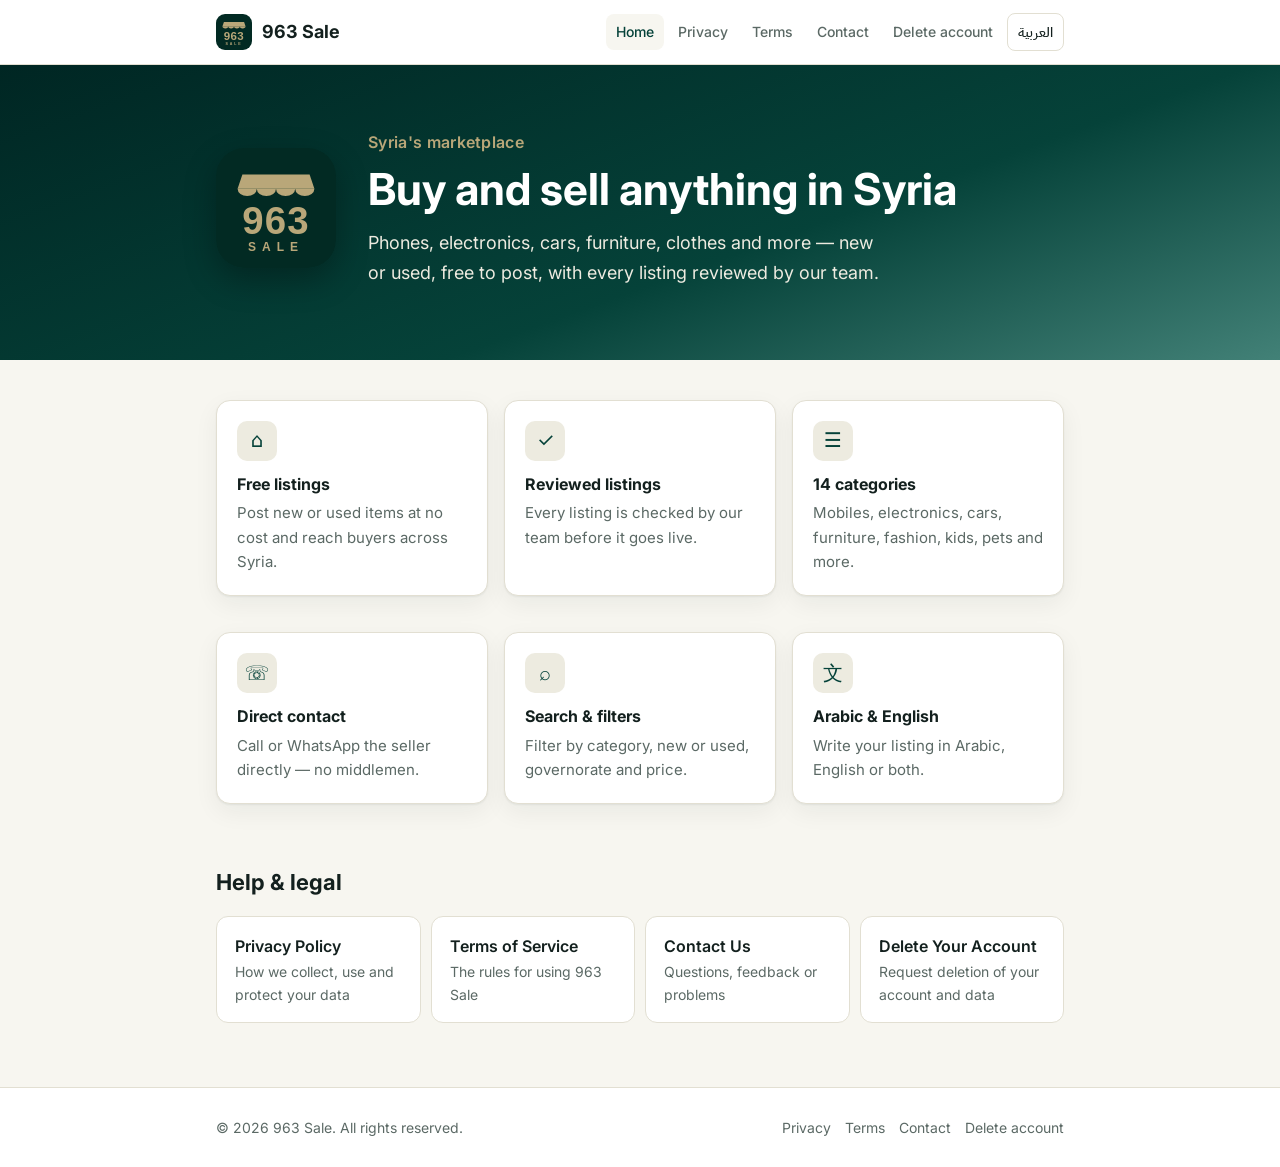
<file: index.html>
<!doctype html>
<html lang="en" dir="ltr">
<head>
<meta charset="utf-8">
<meta name="viewport" content="width=device-width, initial-scale=1">
<title>963 Sale — Syrian marketplace for new and used items</title>
<meta name="description" content="963 Sale is a free marketplace to buy and sell new and used items across Syria.">
<meta name="theme-color" content="#054239">
<link rel="icon" type="image/svg+xml" href="assets/logo.svg">
<link rel="alternate" hreflang="en" href="./">
<link rel="alternate" hreflang="ar" href="ar/">
<link rel="preconnect" href="https://fonts.googleapis.com">
<link rel="preconnect" href="https://fonts.gstatic.com" crossorigin>
<link href="https://fonts.googleapis.com/css2?family=IBM+Plex+Sans+Arabic:wght@400;500;600;700&family=Inter:wght@400;500;600;700&display=swap" rel="stylesheet">
<link rel="stylesheet" href="assets/style.css">
</head>
<body>
<header class="site-header">
  <div class="wrap">
    <a class="brand" href="./"><img src="assets/logo.svg" alt="" width="36" height="36"><bdi>963 Sale</bdi></a>
    <nav class="nav" aria-label="Main"><a href="./" aria-current="page">Home</a><a href="privacy.html">Privacy</a><a href="terms.html">Terms</a><a href="contact.html">Contact</a><a href="delete-account.html">Delete account</a><a class="lang" href="ar/" hreflang="ar" lang="ar">العربية</a></nav>
  </div>
</header>
<section class="hero"><div class="wrap">
<img src="assets/logo.svg" alt="963 Sale logo" width="120" height="120">
<div><div class="tag">Syria's marketplace</div><h1>Buy and sell anything in Syria</h1><p>Phones, electronics, cars, furniture, clothes and more — new or used, free to post, with every listing reviewed by our team.</p></div>
</div></section>
<main><div class="wrap">
<div class="grid"><div class="card feature"><div class="icon" aria-hidden="true">⌂</div><h3>Free listings</h3><p>Post new or used items at no cost and reach buyers across Syria.</p></div><div class="card feature"><div class="icon" aria-hidden="true">✓</div><h3>Reviewed listings</h3><p>Every listing is checked by our team before it goes live.</p></div><div class="card feature"><div class="icon" aria-hidden="true">☰</div><h3>14 categories</h3><p>Mobiles, electronics, cars, furniture, fashion, kids, pets and more.</p></div><div class="card feature"><div class="icon" aria-hidden="true">☏</div><h3>Direct contact</h3><p>Call or WhatsApp the seller directly — no middlemen.</p></div><div class="card feature"><div class="icon" aria-hidden="true">⌕</div><h3>Search & filters</h3><p>Filter by category, new or used, governorate and price.</p></div><div class="card feature"><div class="icon" aria-hidden="true">文</div><h3>Arabic & English</h3><p>Write your listing in Arabic, English or both.</p></div></div>
<h2 class="section-title">Help & legal</h2>
<div class="links-list"><a href="privacy.html">Privacy Policy<span>How we collect, use and protect your data</span></a><a href="terms.html">Terms of Service<span>The rules for using 963 Sale</span></a><a href="contact.html">Contact Us<span>Questions, feedback or problems</span></a><a href="delete-account.html">Delete Your Account<span>Request deletion of your account and data</span></a></div>
</div></main>
<footer class="site-footer">
  <div class="wrap">
    <span>© 2026 963 Sale. All rights reserved.</span>
    <nav><a href="privacy.html">Privacy</a><a href="terms.html">Terms</a><a href="contact.html">Contact</a><a href="delete-account.html">Delete account</a></nav>
  </div>
</footer>
</body>
</html>
</file>
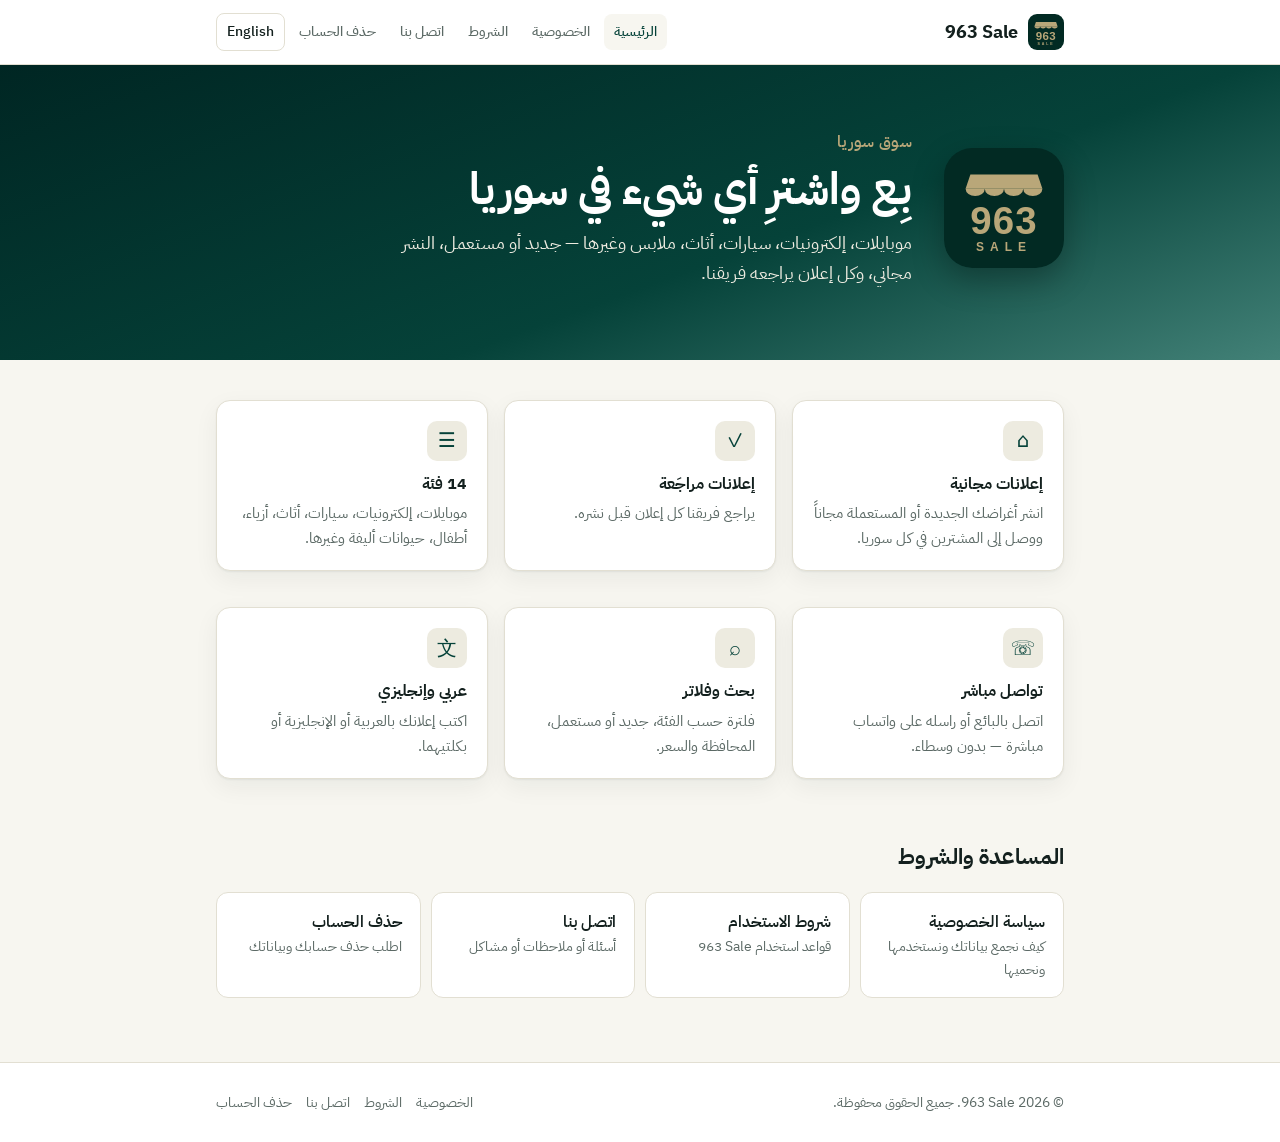
<file: ar/index.html>
<!doctype html>
<html lang="ar" dir="rtl">
<head>
<meta charset="utf-8">
<meta name="viewport" content="width=device-width, initial-scale=1">
<title>963 Sale — سوق سوريا للأغراض الجديدة والمستعملة</title>
<meta name="description" content="963 Sale سوق مجاني لبيع وشراء الأغراض الجديدة والمستعملة في كل أنحاء سوريا.">
<meta name="theme-color" content="#054239">
<link rel="icon" type="image/svg+xml" href="../assets/logo.svg">
<link rel="alternate" hreflang="en" href="../">
<link rel="alternate" hreflang="ar" href="./">
<link rel="preconnect" href="https://fonts.googleapis.com">
<link rel="preconnect" href="https://fonts.gstatic.com" crossorigin>
<link href="https://fonts.googleapis.com/css2?family=IBM+Plex+Sans+Arabic:wght@400;500;600;700&family=Inter:wght@400;500;600;700&display=swap" rel="stylesheet">
<link rel="stylesheet" href="../assets/style.css">
</head>
<body>
<header class="site-header">
  <div class="wrap">
    <a class="brand" href="../ar/"><img src="../assets/logo.svg" alt="" width="36" height="36"><bdi>963 Sale</bdi></a>
    <nav class="nav" aria-label="القائمة الرئيسية"><a href="../ar/" aria-current="page">الرئيسية</a><a href="../ar/privacy.html">الخصوصية</a><a href="../ar/terms.html">الشروط</a><a href="../ar/contact.html">اتصل بنا</a><a href="../ar/delete-account.html">حذف الحساب</a><a class="lang" href="../" hreflang="en" lang="en">English</a></nav>
  </div>
</header>
<section class="hero"><div class="wrap">
<img src="../assets/logo.svg" alt="شعار 963 Sale" width="120" height="120">
<div><div class="tag">سوق سوريا</div><h1>بِع واشترِ أي شيء في سوريا</h1><p>موبايلات، إلكترونيات، سيارات، أثاث، ملابس وغيرها — جديد أو مستعمل، النشر مجاني، وكل إعلان يراجعه فريقنا.</p></div>
</div></section>
<main><div class="wrap">
<div class="grid"><div class="card feature"><div class="icon" aria-hidden="true">⌂</div><h3>إعلانات مجانية</h3><p>انشر أغراضك الجديدة أو المستعملة مجاناً ووصل إلى المشترين في كل سوريا.</p></div><div class="card feature"><div class="icon" aria-hidden="true">✓</div><h3>إعلانات مراجَعة</h3><p>يراجع فريقنا كل إعلان قبل نشره.</p></div><div class="card feature"><div class="icon" aria-hidden="true">☰</div><h3>14 فئة</h3><p>موبايلات، إلكترونيات، سيارات، أثاث، أزياء، أطفال، حيوانات أليفة وغيرها.</p></div><div class="card feature"><div class="icon" aria-hidden="true">☏</div><h3>تواصل مباشر</h3><p>اتصل بالبائع أو راسله على واتساب مباشرة — بدون وسطاء.</p></div><div class="card feature"><div class="icon" aria-hidden="true">⌕</div><h3>بحث وفلاتر</h3><p>فلترة حسب الفئة، جديد أو مستعمل، المحافظة والسعر.</p></div><div class="card feature"><div class="icon" aria-hidden="true">文</div><h3>عربي وإنجليزي</h3><p>اكتب إعلانك بالعربية أو الإنجليزية أو بكلتيهما.</p></div></div>
<h2 class="section-title">المساعدة والشروط</h2>
<div class="links-list"><a href="privacy.html">سياسة الخصوصية<span>كيف نجمع بياناتك ونستخدمها ونحميها</span></a><a href="terms.html">شروط الاستخدام<span>قواعد استخدام <bdi>963 Sale</bdi></span></a><a href="contact.html">اتصل بنا<span>أسئلة أو ملاحظات أو مشاكل</span></a><a href="delete-account.html">حذف الحساب<span>اطلب حذف حسابك وبياناتك</span></a></div>
</div></main>
<footer class="site-footer">
  <div class="wrap">
    <span>© 2026 <bdi>963 Sale</bdi>. جميع الحقوق محفوظة.</span>
    <nav><a href="../ar/privacy.html">الخصوصية</a><a href="../ar/terms.html">الشروط</a><a href="../ar/contact.html">اتصل بنا</a><a href="../ar/delete-account.html">حذف الحساب</a></nav>
  </div>
</footer>
</body>
</html>
</file>
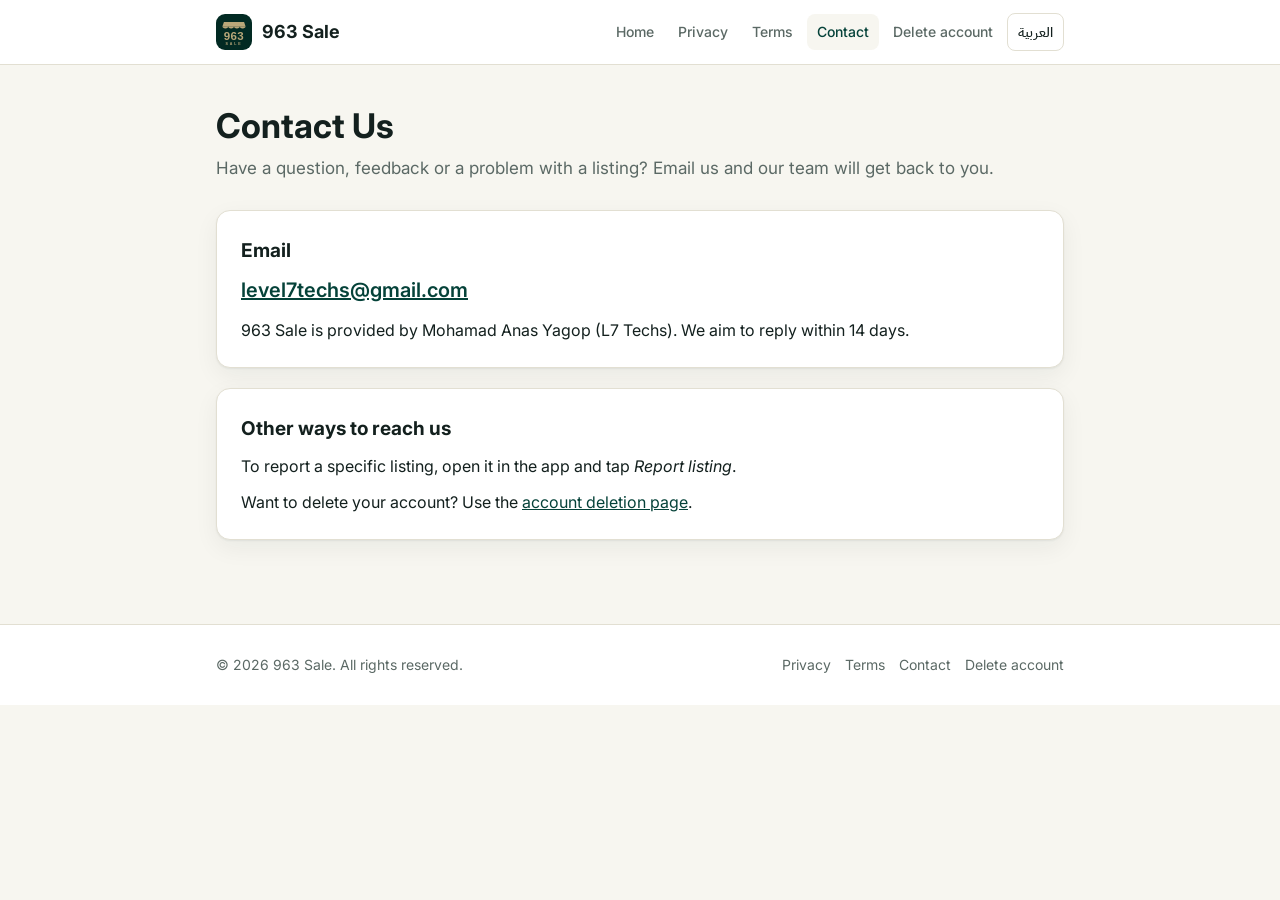
<file: contact.html>
<!doctype html>
<html lang="en" dir="ltr">
<head>
<meta charset="utf-8">
<meta name="viewport" content="width=device-width, initial-scale=1">
<title>Contact Us — 963 Sale</title>
<meta name="description" content="963 Sale is a free marketplace to buy and sell new and used items across Syria.">
<meta name="theme-color" content="#054239">
<link rel="icon" type="image/svg+xml" href="assets/logo.svg">
<link rel="alternate" hreflang="en" href="contact.html">
<link rel="alternate" hreflang="ar" href="ar/contact.html">
<link rel="preconnect" href="https://fonts.googleapis.com">
<link rel="preconnect" href="https://fonts.gstatic.com" crossorigin>
<link href="https://fonts.googleapis.com/css2?family=IBM+Plex+Sans+Arabic:wght@400;500;600;700&family=Inter:wght@400;500;600;700&display=swap" rel="stylesheet">
<link rel="stylesheet" href="assets/style.css">
</head>
<body>
<header class="site-header">
  <div class="wrap">
    <a class="brand" href="./"><img src="assets/logo.svg" alt="" width="36" height="36"><bdi>963 Sale</bdi></a>
    <nav class="nav" aria-label="Main"><a href="./">Home</a><a href="privacy.html">Privacy</a><a href="terms.html">Terms</a><a href="contact.html" aria-current="page">Contact</a><a href="delete-account.html">Delete account</a><a class="lang" href="ar/contact.html" hreflang="ar" lang="ar">العربية</a></nav>
  </div>
</header>
<main><div class="wrap">
<h1 class="page-title">Contact Us</h1>
<p class="lead">Have a question, feedback or a problem with a listing? Email us and our team will get back to you.</p>
<div class="card">
<h2>Email</h2>
<p><a class="email-link" href="mailto:level7techs@gmail.com" dir="ltr">level7techs@gmail.com</a></p>
<p>963 Sale is provided by Mohamad Anas Yagop (L7 Techs). We aim to reply within 14 days.</p>
</div>
<div class="card">
<h2>Other ways to reach us</h2>
<p>To report a specific listing, open it in the app and tap <em>Report listing</em>.</p>
<p>Want to delete your account? Use the <a href="delete-account.html">account deletion page</a>.</p>
</div>
</div></main>
<footer class="site-footer">
  <div class="wrap">
    <span>© 2026 963 Sale. All rights reserved.</span>
    <nav><a href="privacy.html">Privacy</a><a href="terms.html">Terms</a><a href="contact.html">Contact</a><a href="delete-account.html">Delete account</a></nav>
  </div>
</footer>
</body>
</html>
</file>
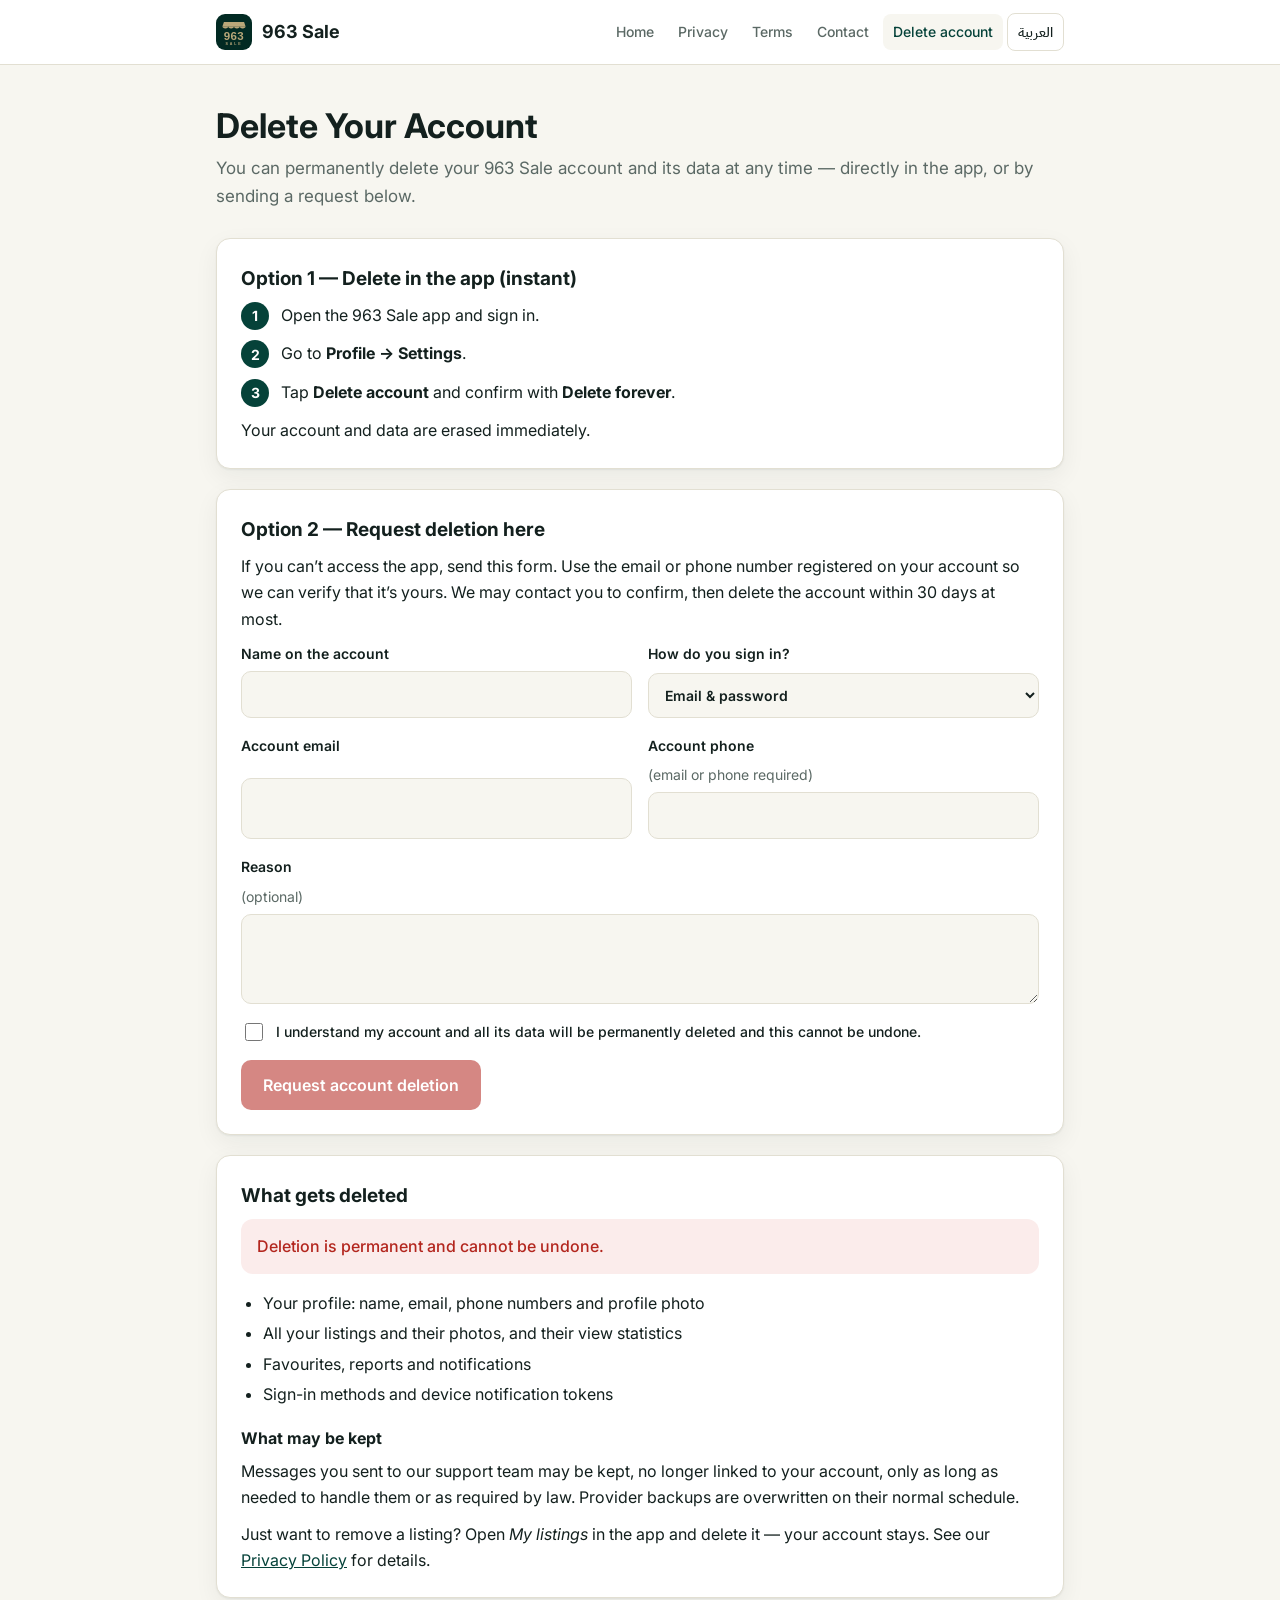
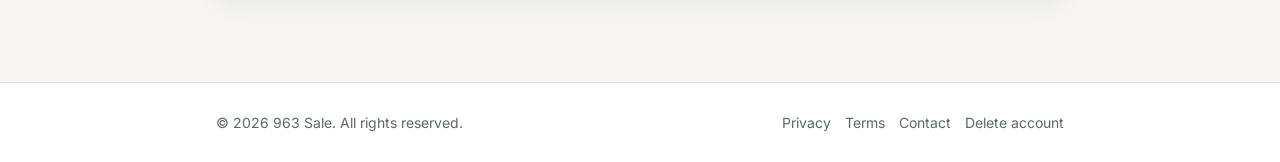
<file: delete-account.html>
<!doctype html>
<html lang="en" dir="ltr">
<head>
<meta charset="utf-8">
<meta name="viewport" content="width=device-width, initial-scale=1">
<title>Delete Your Account — 963 Sale</title>
<meta name="description" content="963 Sale is a free marketplace to buy and sell new and used items across Syria.">
<meta name="theme-color" content="#054239">
<link rel="icon" type="image/svg+xml" href="assets/logo.svg">
<link rel="alternate" hreflang="en" href="delete-account.html">
<link rel="alternate" hreflang="ar" href="ar/delete-account.html">
<link rel="preconnect" href="https://fonts.googleapis.com">
<link rel="preconnect" href="https://fonts.gstatic.com" crossorigin>
<link href="https://fonts.googleapis.com/css2?family=IBM+Plex+Sans+Arabic:wght@400;500;600;700&family=Inter:wght@400;500;600;700&display=swap" rel="stylesheet">
<link rel="stylesheet" href="assets/style.css">
</head>
<body>
<header class="site-header">
  <div class="wrap">
    <a class="brand" href="./"><img src="assets/logo.svg" alt="" width="36" height="36"><bdi>963 Sale</bdi></a>
    <nav class="nav" aria-label="Main"><a href="./">Home</a><a href="privacy.html">Privacy</a><a href="terms.html">Terms</a><a href="contact.html">Contact</a><a href="delete-account.html" aria-current="page">Delete account</a><a class="lang" href="ar/delete-account.html" hreflang="ar" lang="ar">العربية</a></nav>
  </div>
</header>
<main><div class="wrap">
<h1 class="page-title">Delete Your Account</h1>
<p class="lead">You can permanently delete your 963 Sale account and its data at any time — directly in the app, or by sending a request below.</p>

<div class="card">
<h2>Option 1 — Delete in the app (instant)</h2>
<ol class="steps"><li>Open the 963 Sale app and sign in.</li><li>Go to <strong>Profile → Settings</strong>.</li><li>Tap <strong>Delete account</strong> and confirm with <strong>Delete forever</strong>.</li></ol>
<p>Your account and data are erased immediately.</p>
</div>

<div class="card">
<h2>Option 2 — Request deletion here</h2>
<p>If you can’t access the app, send this form. Use the email or phone number registered on your account so we can verify that it’s yours. We may contact you to confirm, then delete the account within 30 days at most.</p>
<form id="delete-form" novalidate>
<div class="row">
<label>Name on the account<input name="name" required minlength="2" maxlength="80" autocomplete="name"></label>
<label>How do you sign in?<select name="method"><option value="email">Email & password</option><option value="google">Google</option><option value="apple">Apple</option></select></label>
</div>
<div class="row">
<label>Account email<input name="email" type="email" maxlength="120" autocomplete="email" dir="ltr"></label>
<label>Account phone <span class="hint">(email or phone required)</span><input name="phone" type="tel" maxlength="30" autocomplete="tel" dir="ltr"></label>
</div>
<label>Reason <span class="hint">(optional)</span><textarea name="reason" maxlength="1000" style="min-height:90px"></textarea></label>
<label class="hp" aria-hidden="true">Website<input name="website" tabindex="-1" autocomplete="off"></label>
<label class="check"><input type="checkbox" name="confirm" required>I understand my account and all its data will be permanently deleted and this cannot be undone.</label>
<button type="submit" class="danger" disabled>Request account deletion</button>
<div class="status" aria-live="polite"></div>
</form>
</div>

<div class="card">
<h2>What gets deleted</h2>
<div class="warning">Deletion is permanent and cannot be undone.</div>
<ul><li>Your profile: name, email, phone numbers and profile photo</li><li>All your listings and their photos, and their view statistics</li><li>Favourites, reports and notifications</li><li>Sign-in methods and device notification tokens</li></ul>
<h3>What may be kept</h3>
<p>Messages you sent to our support team may be kept, no longer linked to your account, only as long as needed to handle them or as required by law. Provider backups are overwritten on their normal schedule.</p>
<p>Just want to remove a listing? Open <em>My listings</em> in the app and delete it — your account stays. See our <a href="privacy.html">Privacy Policy</a> for details.</p>
</div>
</div></main>
<footer class="site-footer">
  <div class="wrap">
    <span>© 2026 963 Sale. All rights reserved.</span>
    <nav><a href="privacy.html">Privacy</a><a href="terms.html">Terms</a><a href="contact.html">Contact</a><a href="delete-account.html">Delete account</a></nav>
  </div>
</footer>
<script src="assets/forms.js" defer></script>
<script>
(function(){var f=document.getElementById('delete-form');var c=f.elements.confirm;var b=f.querySelector('button');c.addEventListener('change',function(){b.disabled=!c.checked;});f.addEventListener('reset',function(){setTimeout(function(){b.disabled=true;});});})();
</script>
</body>
</html>
</file>
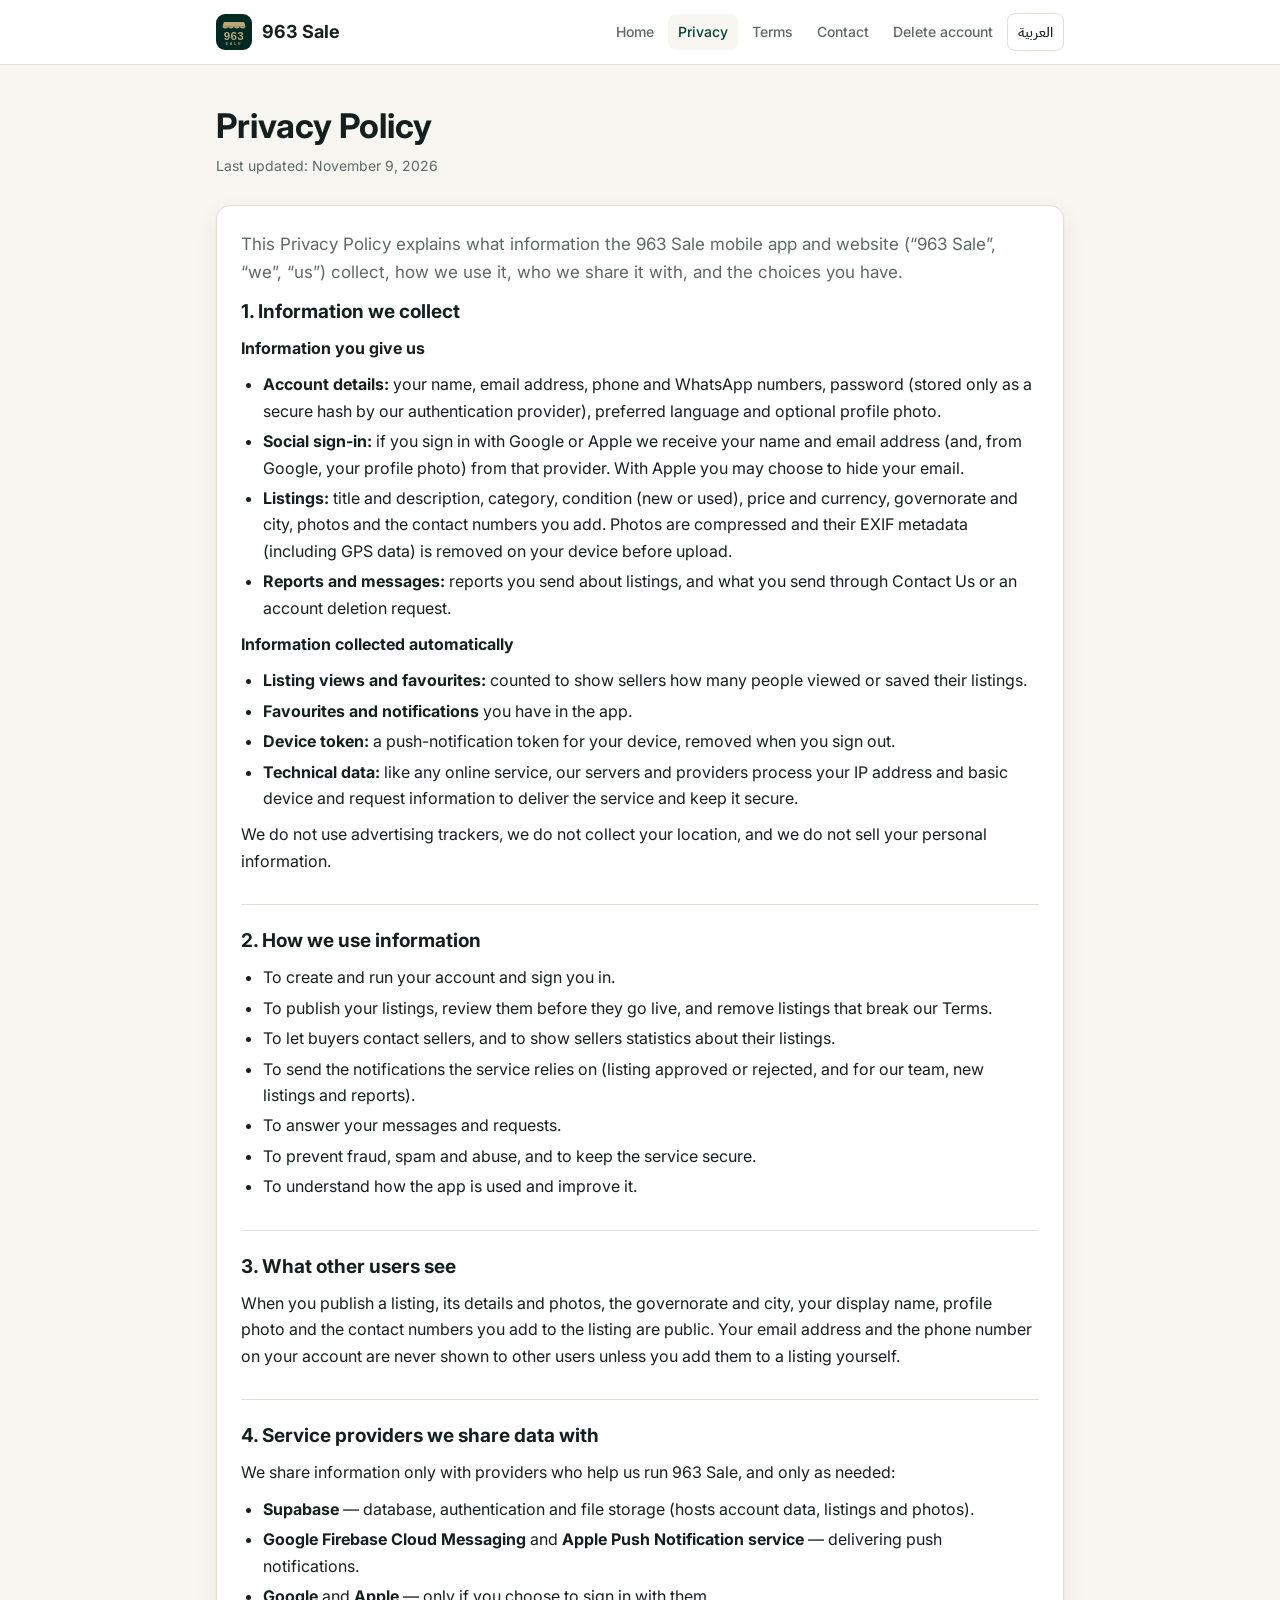
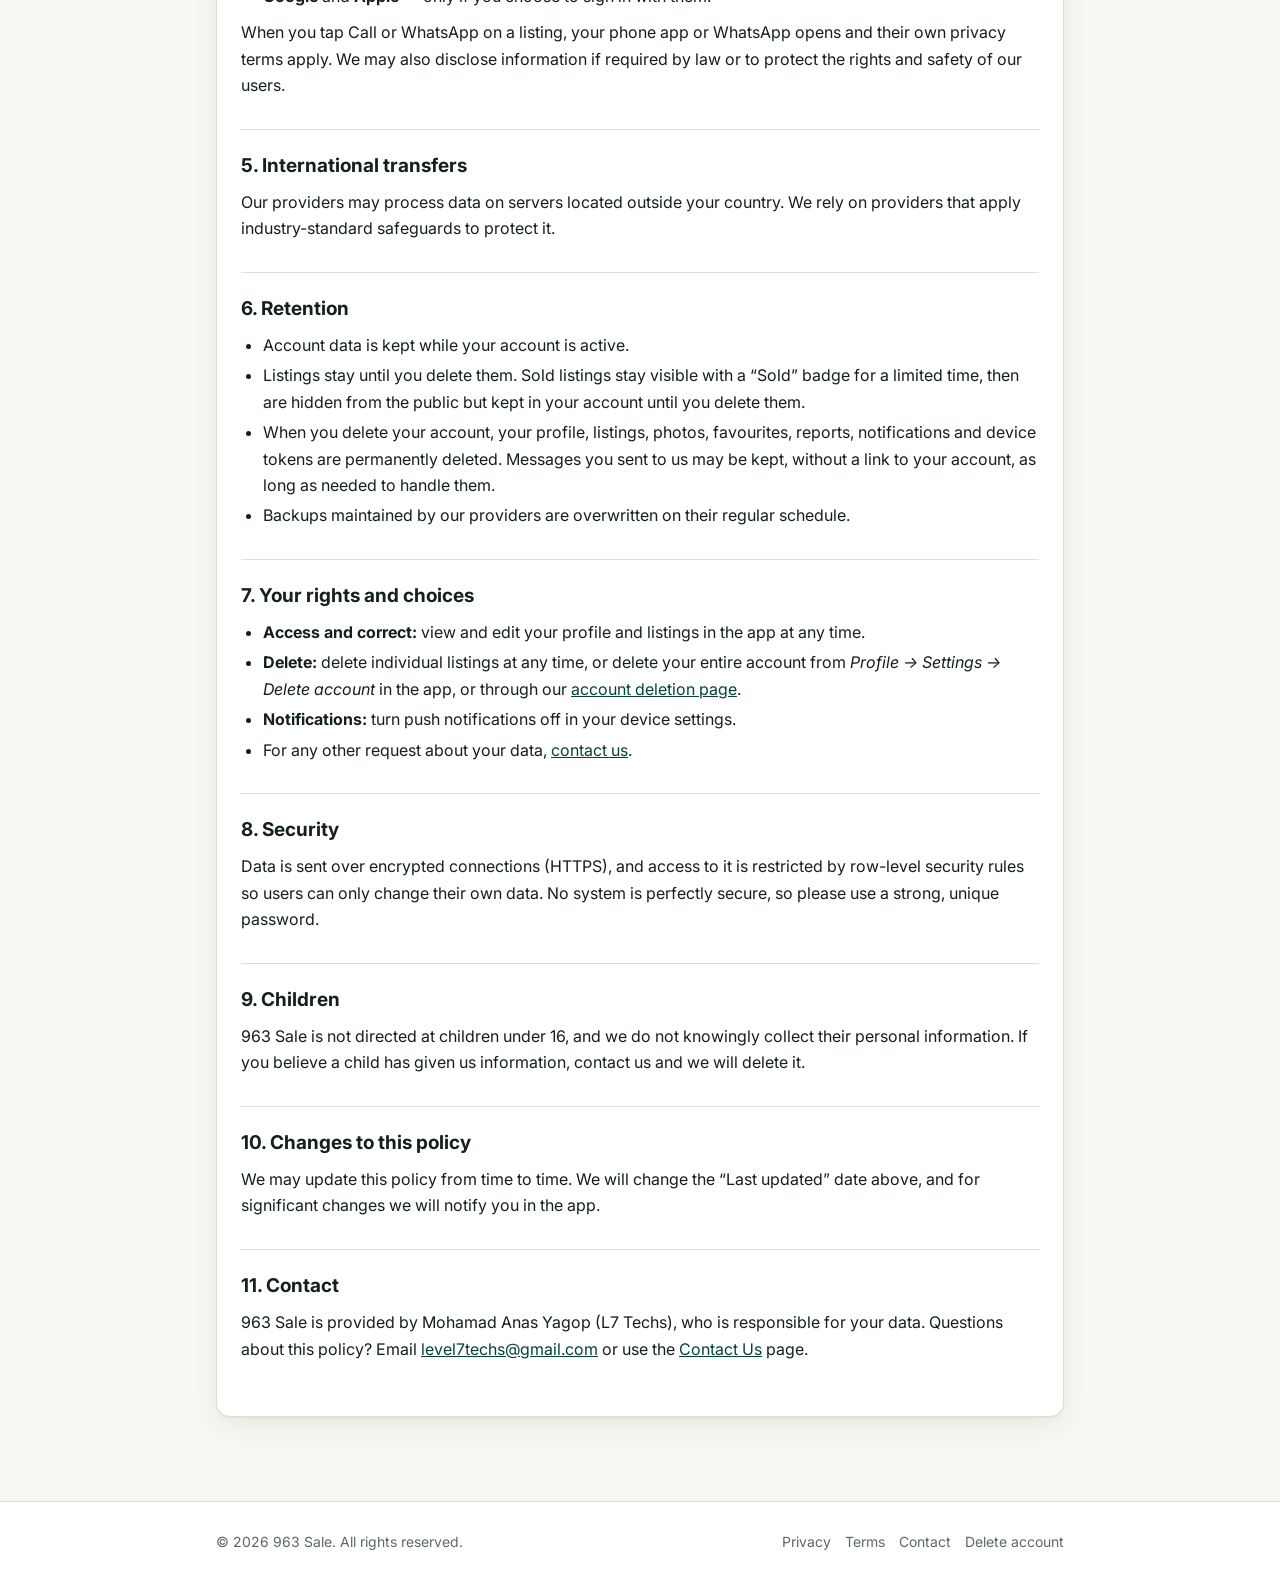
<file: privacy.html>
<!doctype html>
<html lang="en" dir="ltr">
<head>
<meta charset="utf-8">
<meta name="viewport" content="width=device-width, initial-scale=1">
<title>Privacy Policy — 963 Sale</title>
<meta name="description" content="963 Sale is a free marketplace to buy and sell new and used items across Syria.">
<meta name="theme-color" content="#054239">
<link rel="icon" type="image/svg+xml" href="assets/logo.svg">
<link rel="alternate" hreflang="en" href="privacy.html">
<link rel="alternate" hreflang="ar" href="ar/privacy.html">
<link rel="preconnect" href="https://fonts.googleapis.com">
<link rel="preconnect" href="https://fonts.gstatic.com" crossorigin>
<link href="https://fonts.googleapis.com/css2?family=IBM+Plex+Sans+Arabic:wght@400;500;600;700&family=Inter:wght@400;500;600;700&display=swap" rel="stylesheet">
<link rel="stylesheet" href="assets/style.css">
</head>
<body>
<header class="site-header">
  <div class="wrap">
    <a class="brand" href="./"><img src="assets/logo.svg" alt="" width="36" height="36"><bdi>963 Sale</bdi></a>
    <nav class="nav" aria-label="Main"><a href="./">Home</a><a href="privacy.html" aria-current="page">Privacy</a><a href="terms.html">Terms</a><a href="contact.html">Contact</a><a href="delete-account.html">Delete account</a><a class="lang" href="ar/privacy.html" hreflang="ar" lang="ar">العربية</a></nav>
  </div>
</header>
<main><div class="wrap">
<h1 class="page-title">Privacy Policy</h1>
<p class="updated">Last updated: November 9, 2026</p>
<div class="card legal">
<p class="lead">This Privacy Policy explains what information the 963 Sale mobile app and website (“963 Sale”, “we”, “us”) collect, how we use it, who we share it with, and the choices you have.</p>
<section><h2>1. Information we collect</h2><p><strong>Information you give us</strong></p><ul><li><strong>Account details:</strong> your name, email address, phone and WhatsApp numbers, password (stored only as a secure hash by our authentication provider), preferred language and optional profile photo.</li><li><strong>Social sign-in:</strong> if you sign in with Google or Apple we receive your name and email address (and, from Google, your profile photo) from that provider. With Apple you may choose to hide your email.</li><li><strong>Listings:</strong> title and description, category, condition (new or used), price and currency, governorate and city, photos and the contact numbers you add. Photos are compressed and their EXIF metadata (including GPS data) is removed on your device before upload.</li><li><strong>Reports and messages:</strong> reports you send about listings, and what you send through Contact Us or an account deletion request.</li></ul><p><strong>Information collected automatically</strong></p><ul><li><strong>Listing views and favourites:</strong> counted to show sellers how many people viewed or saved their listings.</li><li><strong>Favourites and notifications</strong> you have in the app.</li><li><strong>Device token:</strong> a push-notification token for your device, removed when you sign out.</li><li><strong>Technical data:</strong> like any online service, our servers and providers process your IP address and basic device and request information to deliver the service and keep it secure.</li></ul><p>We do not use advertising trackers, we do not collect your location, and we do not sell your personal information.</p></section>
<section><h2>2. How we use information</h2><ul><li>To create and run your account and sign you in.</li><li>To publish your listings, review them before they go live, and remove listings that break our Terms.</li><li>To let buyers contact sellers, and to show sellers statistics about their listings.</li><li>To send the notifications the service relies on (listing approved or rejected, and for our team, new listings and reports).</li><li>To answer your messages and requests.</li><li>To prevent fraud, spam and abuse, and to keep the service secure.</li><li>To understand how the app is used and improve it.</li></ul></section>
<section><h2>3. What other users see</h2><p>When you publish a listing, its details and photos, the governorate and city, your display name, profile photo and the contact numbers you add to the listing are public. Your email address and the phone number on your account are never shown to other users unless you add them to a listing yourself.</p></section>
<section><h2>4. Service providers we share data with</h2><p>We share information only with providers who help us run 963 Sale, and only as needed:</p><ul><li><strong>Supabase</strong> — database, authentication and file storage (hosts account data, listings and photos).</li><li><strong>Google Firebase Cloud Messaging</strong> and <strong>Apple Push Notification service</strong> — delivering push notifications.</li><li><strong>Google</strong> and <strong>Apple</strong> — only if you choose to sign in with them.</li></ul><p>When you tap Call or WhatsApp on a listing, your phone app or WhatsApp opens and their own privacy terms apply. We may also disclose information if required by law or to protect the rights and safety of our users.</p></section>
<section><h2>5. International transfers</h2><p>Our providers may process data on servers located outside your country. We rely on providers that apply industry-standard safeguards to protect it.</p></section>
<section><h2>6. Retention</h2><ul><li>Account data is kept while your account is active.</li><li>Listings stay until you delete them. Sold listings stay visible with a “Sold” badge for a limited time, then are hidden from the public but kept in your account until you delete them.</li><li>When you delete your account, your profile, listings, photos, favourites, reports, notifications and device tokens are permanently deleted. Messages you sent to us may be kept, without a link to your account, as long as needed to handle them.</li><li>Backups maintained by our providers are overwritten on their regular schedule.</li></ul></section>
<section><h2>7. Your rights and choices</h2><ul><li><strong>Access and correct:</strong> view and edit your profile and listings in the app at any time.</li><li><strong>Delete:</strong> delete individual listings at any time, or delete your entire account from <em>Profile → Settings → Delete account</em> in the app, or through our <a href="delete-account.html">account deletion page</a>.</li><li><strong>Notifications:</strong> turn push notifications off in your device settings.</li><li>For any other request about your data, <a href="contact.html">contact us</a>.</li></ul></section>
<section><h2>8. Security</h2><p>Data is sent over encrypted connections (HTTPS), and access to it is restricted by row-level security rules so users can only change their own data. No system is perfectly secure, so please use a strong, unique password.</p></section>
<section><h2>9. Children</h2><p>963 Sale is not directed at children under 16, and we do not knowingly collect their personal information. If you believe a child has given us information, contact us and we will delete it.</p></section>
<section><h2>10. Changes to this policy</h2><p>We may update this policy from time to time. We will change the “Last updated” date above, and for significant changes we will notify you in the app.</p></section>
<section><h2>11. Contact</h2><p>963 Sale is provided by Mohamad Anas Yagop (L7 Techs), who is responsible for your data. Questions about this policy? Email <a href="mailto:level7techs@gmail.com" dir="ltr">level7techs@gmail.com</a> or use the <a href="contact.html">Contact Us</a> page.</p></section>
</div>
</div></main>
<footer class="site-footer">
  <div class="wrap">
    <span>© 2026 963 Sale. All rights reserved.</span>
    <nav><a href="privacy.html">Privacy</a><a href="terms.html">Terms</a><a href="contact.html">Contact</a><a href="delete-account.html">Delete account</a></nav>
  </div>
</footer>
</body>
</html>
</file>
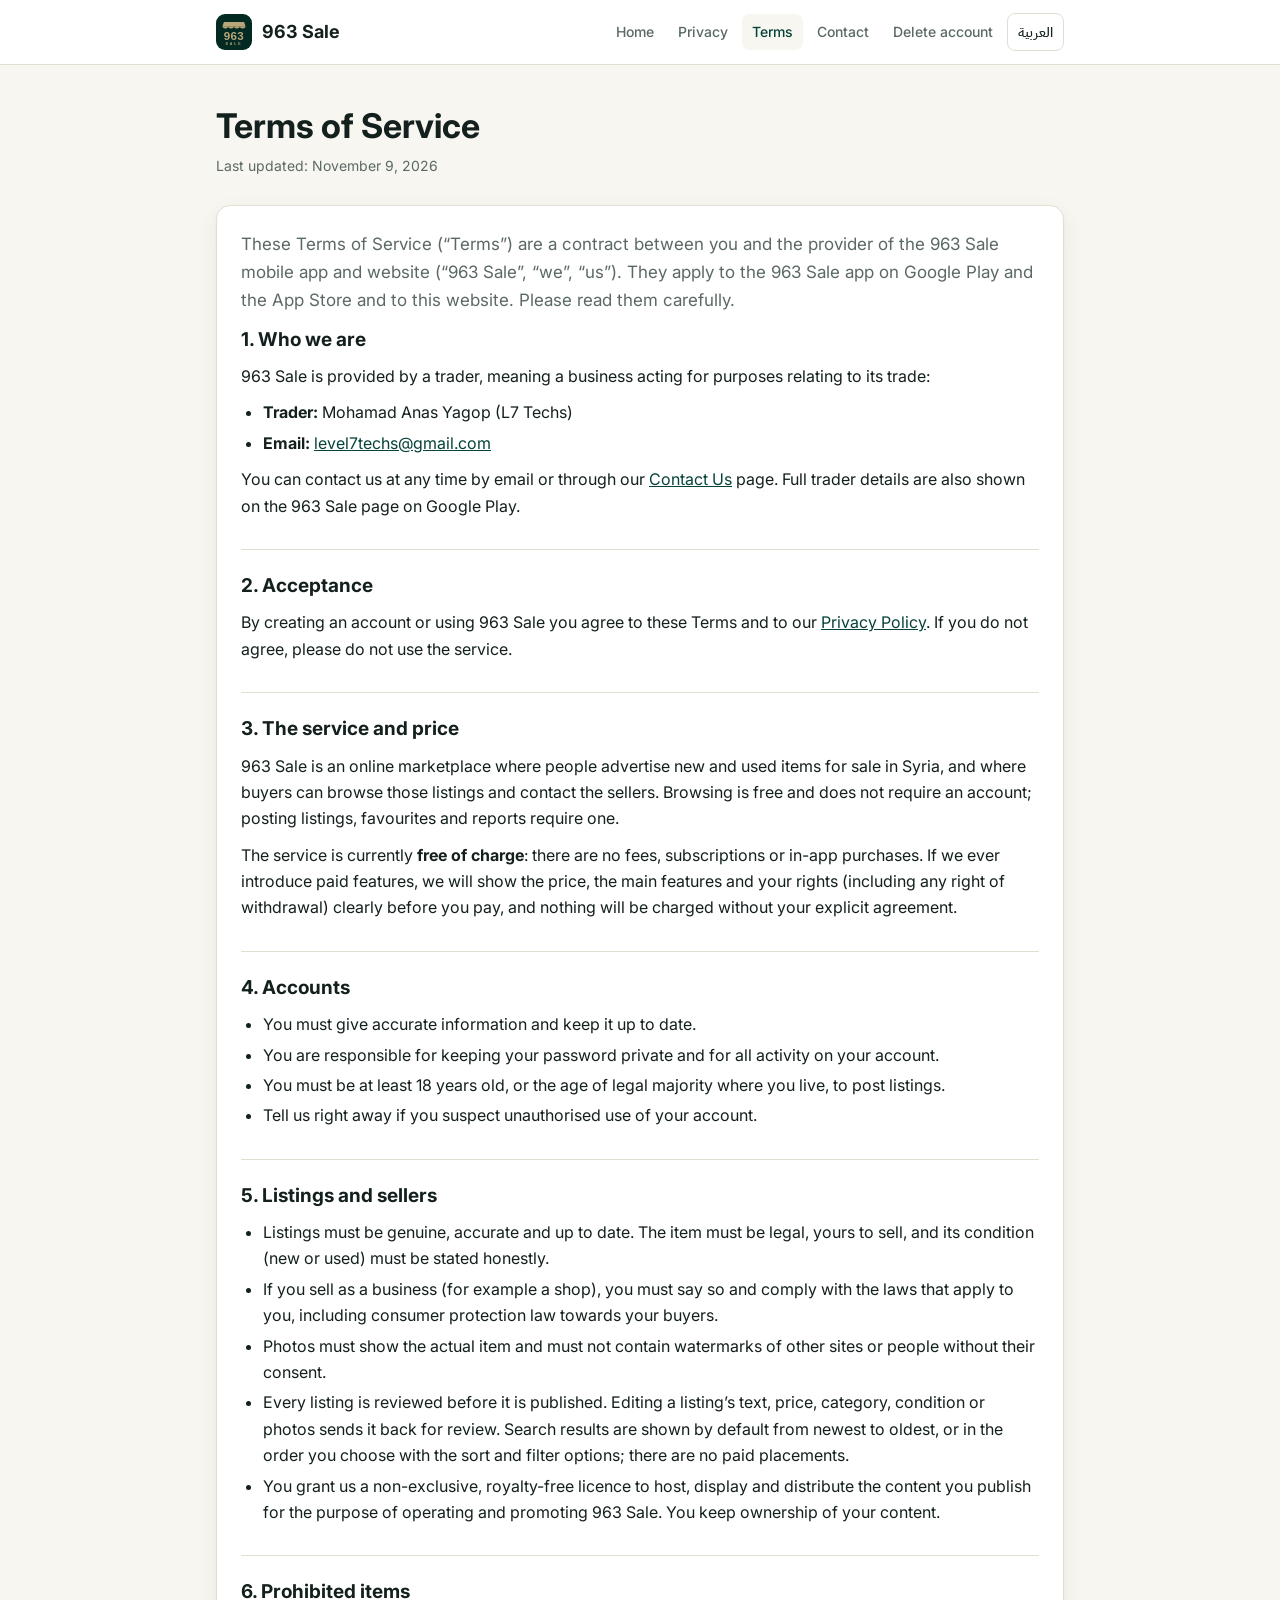
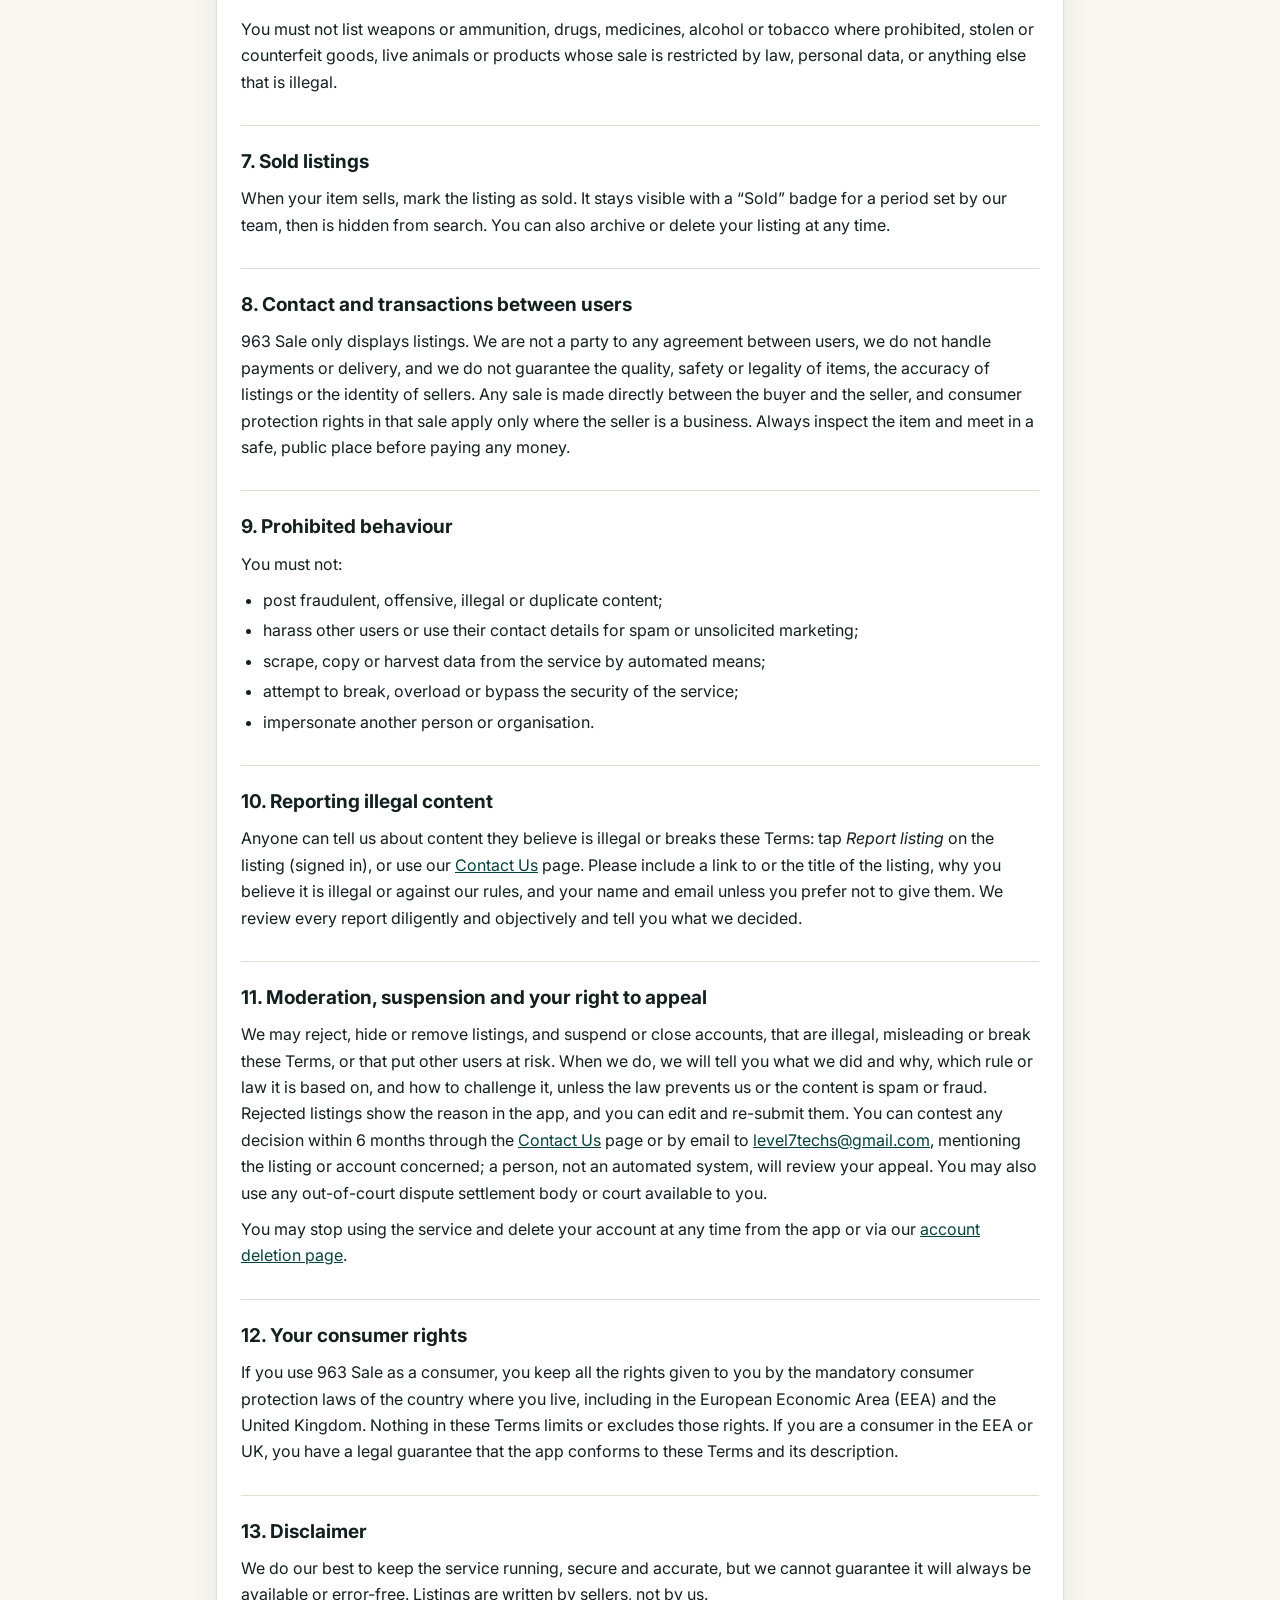
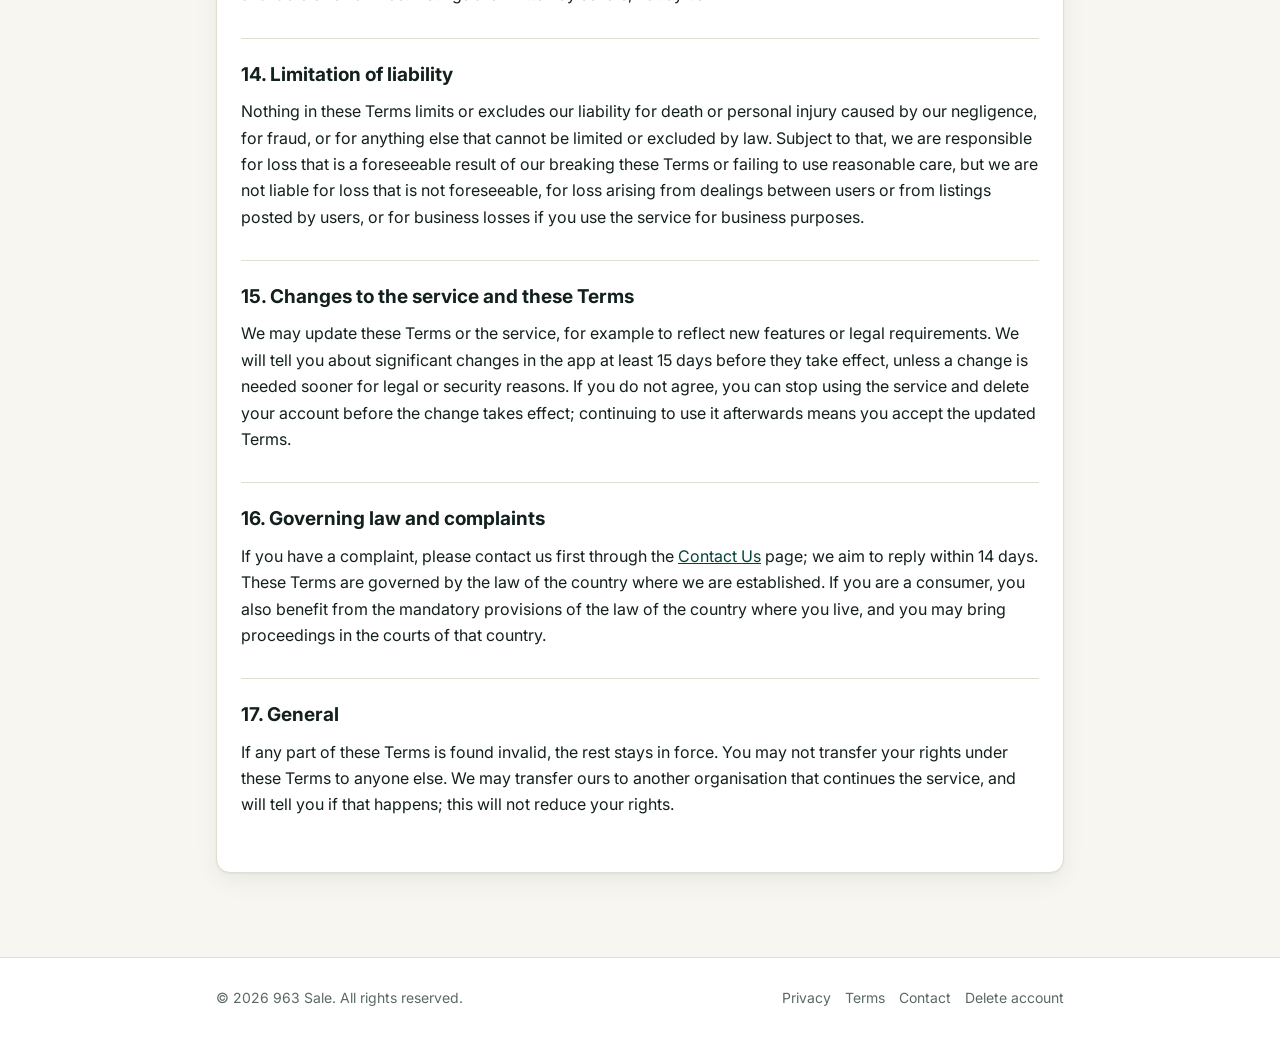
<file: terms.html>
<!doctype html>
<html lang="en" dir="ltr">
<head>
<meta charset="utf-8">
<meta name="viewport" content="width=device-width, initial-scale=1">
<title>Terms of Service — 963 Sale</title>
<meta name="description" content="963 Sale is a free marketplace to buy and sell new and used items across Syria.">
<meta name="theme-color" content="#054239">
<link rel="icon" type="image/svg+xml" href="assets/logo.svg">
<link rel="alternate" hreflang="en" href="terms.html">
<link rel="alternate" hreflang="ar" href="ar/terms.html">
<link rel="preconnect" href="https://fonts.googleapis.com">
<link rel="preconnect" href="https://fonts.gstatic.com" crossorigin>
<link href="https://fonts.googleapis.com/css2?family=IBM+Plex+Sans+Arabic:wght@400;500;600;700&family=Inter:wght@400;500;600;700&display=swap" rel="stylesheet">
<link rel="stylesheet" href="assets/style.css">
</head>
<body>
<header class="site-header">
  <div class="wrap">
    <a class="brand" href="./"><img src="assets/logo.svg" alt="" width="36" height="36"><bdi>963 Sale</bdi></a>
    <nav class="nav" aria-label="Main"><a href="./">Home</a><a href="privacy.html">Privacy</a><a href="terms.html" aria-current="page">Terms</a><a href="contact.html">Contact</a><a href="delete-account.html">Delete account</a><a class="lang" href="ar/terms.html" hreflang="ar" lang="ar">العربية</a></nav>
  </div>
</header>
<main><div class="wrap">
<h1 class="page-title">Terms of Service</h1>
<p class="updated">Last updated: November 9, 2026</p>
<div class="card legal">
<p class="lead">These Terms of Service (“Terms”) are a contract between you and the provider of the 963 Sale mobile app and website (“963 Sale”, “we”, “us”). They apply to the 963 Sale app on Google Play and the App Store and to this website. Please read them carefully.</p>
<section><h2>1. Who we are</h2><p>963 Sale is provided by a trader, meaning a business acting for purposes relating to its trade:</p><ul><li><strong>Trader:</strong> Mohamad Anas Yagop (L7 Techs)</li><li><strong>Email:</strong> <a href="mailto:level7techs@gmail.com" dir="ltr">level7techs@gmail.com</a></li></ul><p>You can contact us at any time by email or through our <a href="contact.html">Contact Us</a> page. Full trader details are also shown on the 963 Sale page on Google Play.</p></section>
<section><h2>2. Acceptance</h2><p>By creating an account or using 963 Sale you agree to these Terms and to our <a href="privacy.html">Privacy Policy</a>. If you do not agree, please do not use the service.</p></section>
<section><h2>3. The service and price</h2><p>963 Sale is an online marketplace where people advertise new and used items for sale in Syria, and where buyers can browse those listings and contact the sellers. Browsing is free and does not require an account; posting listings, favourites and reports require one.</p><p>The service is currently <strong>free of charge</strong>: there are no fees, subscriptions or in-app purchases. If we ever introduce paid features, we will show the price, the main features and your rights (including any right of withdrawal) clearly before you pay, and nothing will be charged without your explicit agreement.</p></section>
<section><h2>4. Accounts</h2><ul><li>You must give accurate information and keep it up to date.</li><li>You are responsible for keeping your password private and for all activity on your account.</li><li>You must be at least 18 years old, or the age of legal majority where you live, to post listings.</li><li>Tell us right away if you suspect unauthorised use of your account.</li></ul></section>
<section><h2>5. Listings and sellers</h2><ul><li>Listings must be genuine, accurate and up to date. The item must be legal, yours to sell, and its condition (new or used) must be stated honestly.</li><li>If you sell as a business (for example a shop), you must say so and comply with the laws that apply to you, including consumer protection law towards your buyers.</li><li>Photos must show the actual item and must not contain watermarks of other sites or people without their consent.</li><li>Every listing is reviewed before it is published. Editing a listing’s text, price, category, condition or photos sends it back for review. Search results are shown by default from newest to oldest, or in the order you choose with the sort and filter options; there are no paid placements.</li><li>You grant us a non-exclusive, royalty-free licence to host, display and distribute the content you publish for the purpose of operating and promoting 963 Sale. You keep ownership of your content.</li></ul></section>
<section><h2>6. Prohibited items</h2><p>You must not list weapons or ammunition, drugs, medicines, alcohol or tobacco where prohibited, stolen or counterfeit goods, live animals or products whose sale is restricted by law, personal data, or anything else that is illegal.</p></section>
<section><h2>7. Sold listings</h2><p>When your item sells, mark the listing as sold. It stays visible with a “Sold” badge for a period set by our team, then is hidden from search. You can also archive or delete your listing at any time.</p></section>
<section><h2>8. Contact and transactions between users</h2><p>963 Sale only displays listings. We are not a party to any agreement between users, we do not handle payments or delivery, and we do not guarantee the quality, safety or legality of items, the accuracy of listings or the identity of sellers. Any sale is made directly between the buyer and the seller, and consumer protection rights in that sale apply only where the seller is a business. Always inspect the item and meet in a safe, public place before paying any money.</p></section>
<section><h2>9. Prohibited behaviour</h2><p>You must not:</p><ul><li>post fraudulent, offensive, illegal or duplicate content;</li><li>harass other users or use their contact details for spam or unsolicited marketing;</li><li>scrape, copy or harvest data from the service by automated means;</li><li>attempt to break, overload or bypass the security of the service;</li><li>impersonate another person or organisation.</li></ul></section>
<section><h2>10. Reporting illegal content</h2><p>Anyone can tell us about content they believe is illegal or breaks these Terms: tap <em>Report listing</em> on the listing (signed in), or use our <a href="contact.html">Contact Us</a> page. Please include a link to or the title of the listing, why you believe it is illegal or against our rules, and your name and email unless you prefer not to give them. We review every report diligently and objectively and tell you what we decided.</p></section>
<section><h2>11. Moderation, suspension and your right to appeal</h2><p>We may reject, hide or remove listings, and suspend or close accounts, that are illegal, misleading or break these Terms, or that put other users at risk. When we do, we will tell you what we did and why, which rule or law it is based on, and how to challenge it, unless the law prevents us or the content is spam or fraud. Rejected listings show the reason in the app, and you can edit and re-submit them. You can contest any decision within 6 months through the <a href="contact.html">Contact Us</a> page or by email to <a href="mailto:level7techs@gmail.com" dir="ltr">level7techs@gmail.com</a>, mentioning the listing or account concerned; a person, not an automated system, will review your appeal. You may also use any out-of-court dispute settlement body or court available to you.</p><p>You may stop using the service and delete your account at any time from the app or via our <a href="delete-account.html">account deletion page</a>.</p></section>
<section><h2>12. Your consumer rights</h2><p>If you use 963 Sale as a consumer, you keep all the rights given to you by the mandatory consumer protection laws of the country where you live, including in the European Economic Area (EEA) and the United Kingdom. Nothing in these Terms limits or excludes those rights. If you are a consumer in the EEA or UK, you have a legal guarantee that the app conforms to these Terms and its description.</p></section>
<section><h2>13. Disclaimer</h2><p>We do our best to keep the service running, secure and accurate, but we cannot guarantee it will always be available or error-free. Listings are written by sellers, not by us.</p></section>
<section><h2>14. Limitation of liability</h2><p>Nothing in these Terms limits or excludes our liability for death or personal injury caused by our negligence, for fraud, or for anything else that cannot be limited or excluded by law. Subject to that, we are responsible for loss that is a foreseeable result of our breaking these Terms or failing to use reasonable care, but we are not liable for loss that is not foreseeable, for loss arising from dealings between users or from listings posted by users, or for business losses if you use the service for business purposes.</p></section>
<section><h2>15. Changes to the service and these Terms</h2><p>We may update these Terms or the service, for example to reflect new features or legal requirements. We will tell you about significant changes in the app at least 15 days before they take effect, unless a change is needed sooner for legal or security reasons. If you do not agree, you can stop using the service and delete your account before the change takes effect; continuing to use it afterwards means you accept the updated Terms.</p></section>
<section><h2>16. Governing law and complaints</h2><p>If you have a complaint, please contact us first through the <a href="contact.html">Contact Us</a> page; we aim to reply within 14 days. These Terms are governed by the law of the country where we are established. If you are a consumer, you also benefit from the mandatory provisions of the law of the country where you live, and you may bring proceedings in the courts of that country.</p></section>
<section><h2>17. General</h2><p>If any part of these Terms is found invalid, the rest stays in force. You may not transfer your rights under these Terms to anyone else. We may transfer ours to another organisation that continues the service, and will tell you if that happens; this will not reduce your rights.</p></section>
</div>
</div></main>
<footer class="site-footer">
  <div class="wrap">
    <span>© 2026 963 Sale. All rights reserved.</span>
    <nav><a href="privacy.html">Privacy</a><a href="terms.html">Terms</a><a href="contact.html">Contact</a><a href="delete-account.html">Delete account</a></nav>
  </div>
</footer>
</body>
</html>
</file>
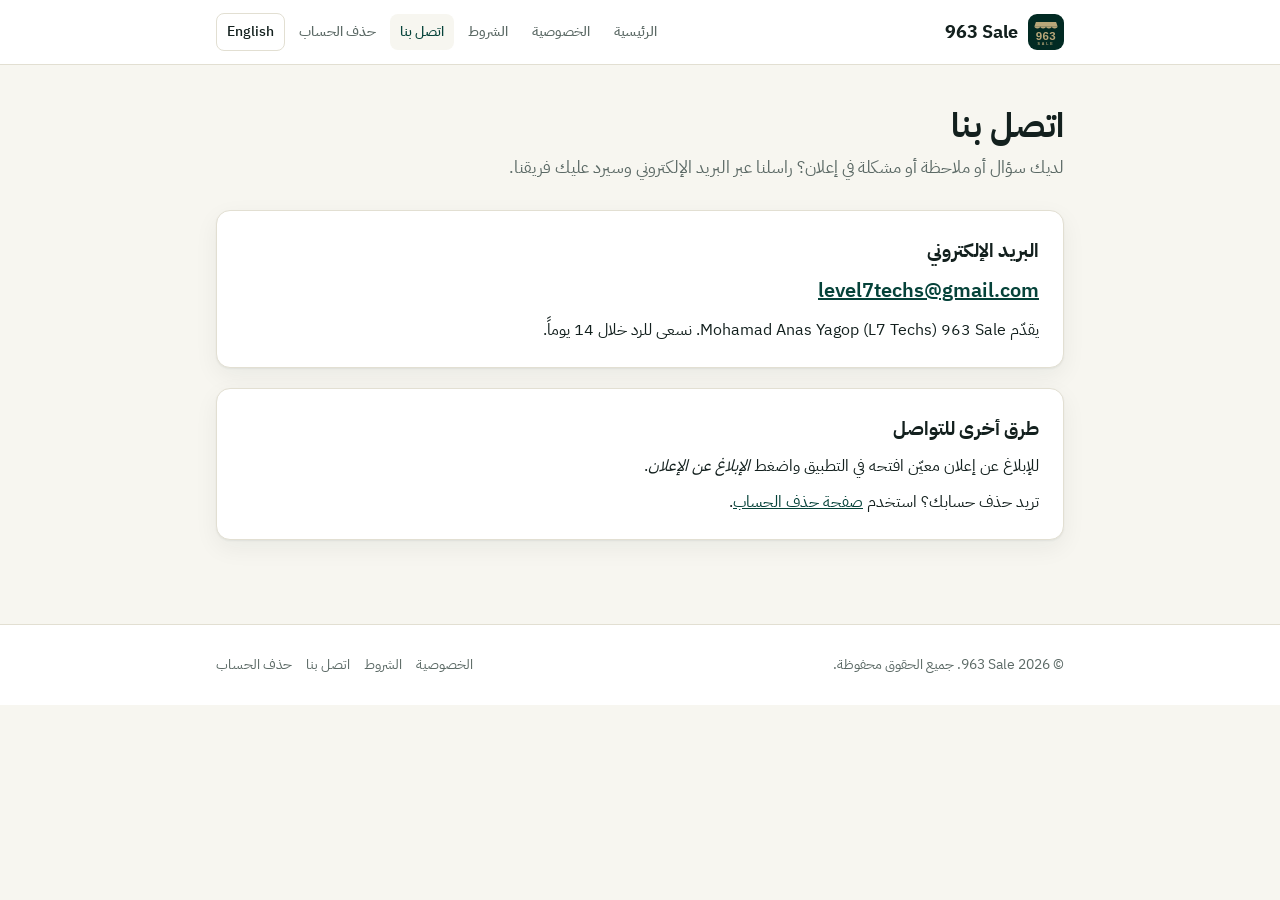
<file: ar/contact.html>
<!doctype html>
<html lang="ar" dir="rtl">
<head>
<meta charset="utf-8">
<meta name="viewport" content="width=device-width, initial-scale=1">
<title>اتصل بنا — 963 Sale</title>
<meta name="description" content="963 Sale سوق مجاني لبيع وشراء الأغراض الجديدة والمستعملة في كل أنحاء سوريا.">
<meta name="theme-color" content="#054239">
<link rel="icon" type="image/svg+xml" href="../assets/logo.svg">
<link rel="alternate" hreflang="en" href="../contact.html">
<link rel="alternate" hreflang="ar" href="contact.html">
<link rel="preconnect" href="https://fonts.googleapis.com">
<link rel="preconnect" href="https://fonts.gstatic.com" crossorigin>
<link href="https://fonts.googleapis.com/css2?family=IBM+Plex+Sans+Arabic:wght@400;500;600;700&family=Inter:wght@400;500;600;700&display=swap" rel="stylesheet">
<link rel="stylesheet" href="../assets/style.css">
</head>
<body>
<header class="site-header">
  <div class="wrap">
    <a class="brand" href="../ar/"><img src="../assets/logo.svg" alt="" width="36" height="36"><bdi>963 Sale</bdi></a>
    <nav class="nav" aria-label="القائمة الرئيسية"><a href="../ar/">الرئيسية</a><a href="../ar/privacy.html">الخصوصية</a><a href="../ar/terms.html">الشروط</a><a href="../ar/contact.html" aria-current="page">اتصل بنا</a><a href="../ar/delete-account.html">حذف الحساب</a><a class="lang" href="../contact.html" hreflang="en" lang="en">English</a></nav>
  </div>
</header>
<main><div class="wrap">
<h1 class="page-title">اتصل بنا</h1>
<p class="lead">لديك سؤال أو ملاحظة أو مشكلة في إعلان؟ راسلنا عبر البريد الإلكتروني وسيرد عليك فريقنا.</p>
<div class="card">
<h2>البريد الإلكتروني</h2>
<p><a class="email-link" href="mailto:level7techs@gmail.com" dir="ltr">level7techs@gmail.com</a></p>
<p>يقدّم <bdi>963 Sale</bdi> <span dir="ltr">Mohamad Anas Yagop (L7 Techs)</span>. نسعى للرد خلال 14 يوماً.</p>
</div>
<div class="card">
<h2>طرق أخرى للتواصل</h2>
<p>للإبلاغ عن إعلان معيّن افتحه في التطبيق واضغط <em>الإبلاغ عن الإعلان</em>.</p>
<p>تريد حذف حسابك؟ استخدم <a href="delete-account.html">صفحة حذف الحساب</a>.</p>
</div>
</div></main>
<footer class="site-footer">
  <div class="wrap">
    <span>© 2026 <bdi>963 Sale</bdi>. جميع الحقوق محفوظة.</span>
    <nav><a href="../ar/privacy.html">الخصوصية</a><a href="../ar/terms.html">الشروط</a><a href="../ar/contact.html">اتصل بنا</a><a href="../ar/delete-account.html">حذف الحساب</a></nav>
  </div>
</footer>
</body>
</html>
</file>
<file: ar/delete-account.html>
<!doctype html>
<html lang="ar" dir="rtl">
<head>
<meta charset="utf-8">
<meta name="viewport" content="width=device-width, initial-scale=1">
<title>حذف الحساب — 963 Sale</title>
<meta name="description" content="963 Sale سوق مجاني لبيع وشراء الأغراض الجديدة والمستعملة في كل أنحاء سوريا.">
<meta name="theme-color" content="#054239">
<link rel="icon" type="image/svg+xml" href="../assets/logo.svg">
<link rel="alternate" hreflang="en" href="../delete-account.html">
<link rel="alternate" hreflang="ar" href="delete-account.html">
<link rel="preconnect" href="https://fonts.googleapis.com">
<link rel="preconnect" href="https://fonts.gstatic.com" crossorigin>
<link href="https://fonts.googleapis.com/css2?family=IBM+Plex+Sans+Arabic:wght@400;500;600;700&family=Inter:wght@400;500;600;700&display=swap" rel="stylesheet">
<link rel="stylesheet" href="../assets/style.css">
</head>
<body>
<header class="site-header">
  <div class="wrap">
    <a class="brand" href="../ar/"><img src="../assets/logo.svg" alt="" width="36" height="36"><bdi>963 Sale</bdi></a>
    <nav class="nav" aria-label="القائمة الرئيسية"><a href="../ar/">الرئيسية</a><a href="../ar/privacy.html">الخصوصية</a><a href="../ar/terms.html">الشروط</a><a href="../ar/contact.html">اتصل بنا</a><a href="../ar/delete-account.html" aria-current="page">حذف الحساب</a><a class="lang" href="../delete-account.html" hreflang="en" lang="en">English</a></nav>
  </div>
</header>
<main><div class="wrap">
<h1 class="page-title">حذف الحساب</h1>
<p class="lead">يمكنك حذف حسابك في <bdi>963 Sale</bdi> وبياناته نهائياً في أي وقت — مباشرة من التطبيق، أو بإرسال طلب من الأسفل.</p>

<div class="card">
<h2>الطريقة 1 — الحذف من التطبيق (فوري)</h2>
<ol class="steps"><li>افتح تطبيق <bdi>963 Sale</bdi> وسجّل الدخول.</li><li>اذهب إلى <strong>حسابي ← الإعدادات</strong>.</li><li>اضغط <strong>حذف الحساب</strong> ثم أكّد بالضغط على <strong>حذف نهائي</strong>.</li></ol>
<p>يُحذف حسابك وبياناتك فوراً.</p>
</div>

<div class="card">
<h2>الطريقة 2 — اطلب الحذف من هنا</h2>
<p>إذا لم تتمكن من الدخول إلى التطبيق فأرسل هذا النموذج. استخدم البريد الإلكتروني أو رقم الهاتف المسجّل في حسابك لنتحقق من أنه لك. قد نتواصل معك للتأكيد، ثم نحذف الحساب خلال 30 يوماً كحد أقصى.</p>
<form id="delete-form" novalidate>
<div class="row">
<label>الاسم في الحساب<input name="name" required minlength="2" maxlength="80" autocomplete="name"></label>
<label>كيف تسجّل الدخول؟<select name="method"><option value="email">البريد الإلكتروني وكلمة المرور</option><option value="google">Google</option><option value="apple">Apple</option></select></label>
</div>
<div class="row">
<label>بريد الحساب<input name="email" type="email" maxlength="120" autocomplete="email" dir="ltr"></label>
<label>هاتف الحساب <span class="hint">(البريد أو الهاتف مطلوب)</span><input name="phone" type="tel" maxlength="30" autocomplete="tel" dir="ltr"></label>
</div>
<label>السبب <span class="hint">(اختياري)</span><textarea name="reason" maxlength="1000" style="min-height:90px"></textarea></label>
<label class="hp" aria-hidden="true">الموقع<input name="website" tabindex="-1" autocomplete="off"></label>
<label class="check"><input type="checkbox" name="confirm" required>أفهم أن حسابي وجميع بياناته ستُحذف نهائياً ولا يمكن التراجع عن ذلك.</label>
<button type="submit" class="danger" disabled>طلب حذف الحساب</button>
<div class="status" aria-live="polite"></div>
</form>
</div>

<div class="card">
<h2>ما الذي يُحذف</h2>
<div class="warning">الحذف نهائي ولا يمكن التراجع عنه.</div>
<ul><li>بياناتك الشخصية: الاسم والبريد الإلكتروني وأرقام الهاتف والصورة الشخصية</li><li>جميع إعلاناتك وصورها وإحصائيات مشاهداتها</li><li>المفضّلة والبلاغات والإشعارات</li><li>طرق تسجيل الدخول ورموز إشعارات الأجهزة</li></ul>
<h3>ما الذي قد نحتفظ به</h3>
<p>قد نحتفظ بالرسائل التي أرسلتها لفريق الدعم، دون ربطها بحسابك، فقط طوال المدة اللازمة لمعالجتها أو حسب ما يقتضيه القانون. تُستبدل النسخ الاحتياطية لدى المزوّدين وفق جدولها المعتاد.</p>
<p>تريد حذف إعلان فقط؟ افتح <em>إعلاناتي</em> في التطبيق واحذفه — ويبقى حسابك. راجع <a href="privacy.html">سياسة الخصوصية</a> للتفاصيل.</p>
</div>
</div></main>
<footer class="site-footer">
  <div class="wrap">
    <span>© 2026 <bdi>963 Sale</bdi>. جميع الحقوق محفوظة.</span>
    <nav><a href="../ar/privacy.html">الخصوصية</a><a href="../ar/terms.html">الشروط</a><a href="../ar/contact.html">اتصل بنا</a><a href="../ar/delete-account.html">حذف الحساب</a></nav>
  </div>
</footer>
<script src="../assets/forms.js" defer></script>
<script>
(function(){var f=document.getElementById('delete-form');var c=f.elements.confirm;var b=f.querySelector('button');c.addEventListener('change',function(){b.disabled=!c.checked;});f.addEventListener('reset',function(){setTimeout(function(){b.disabled=true;});});})();
</script>
</body>
</html>
</file>
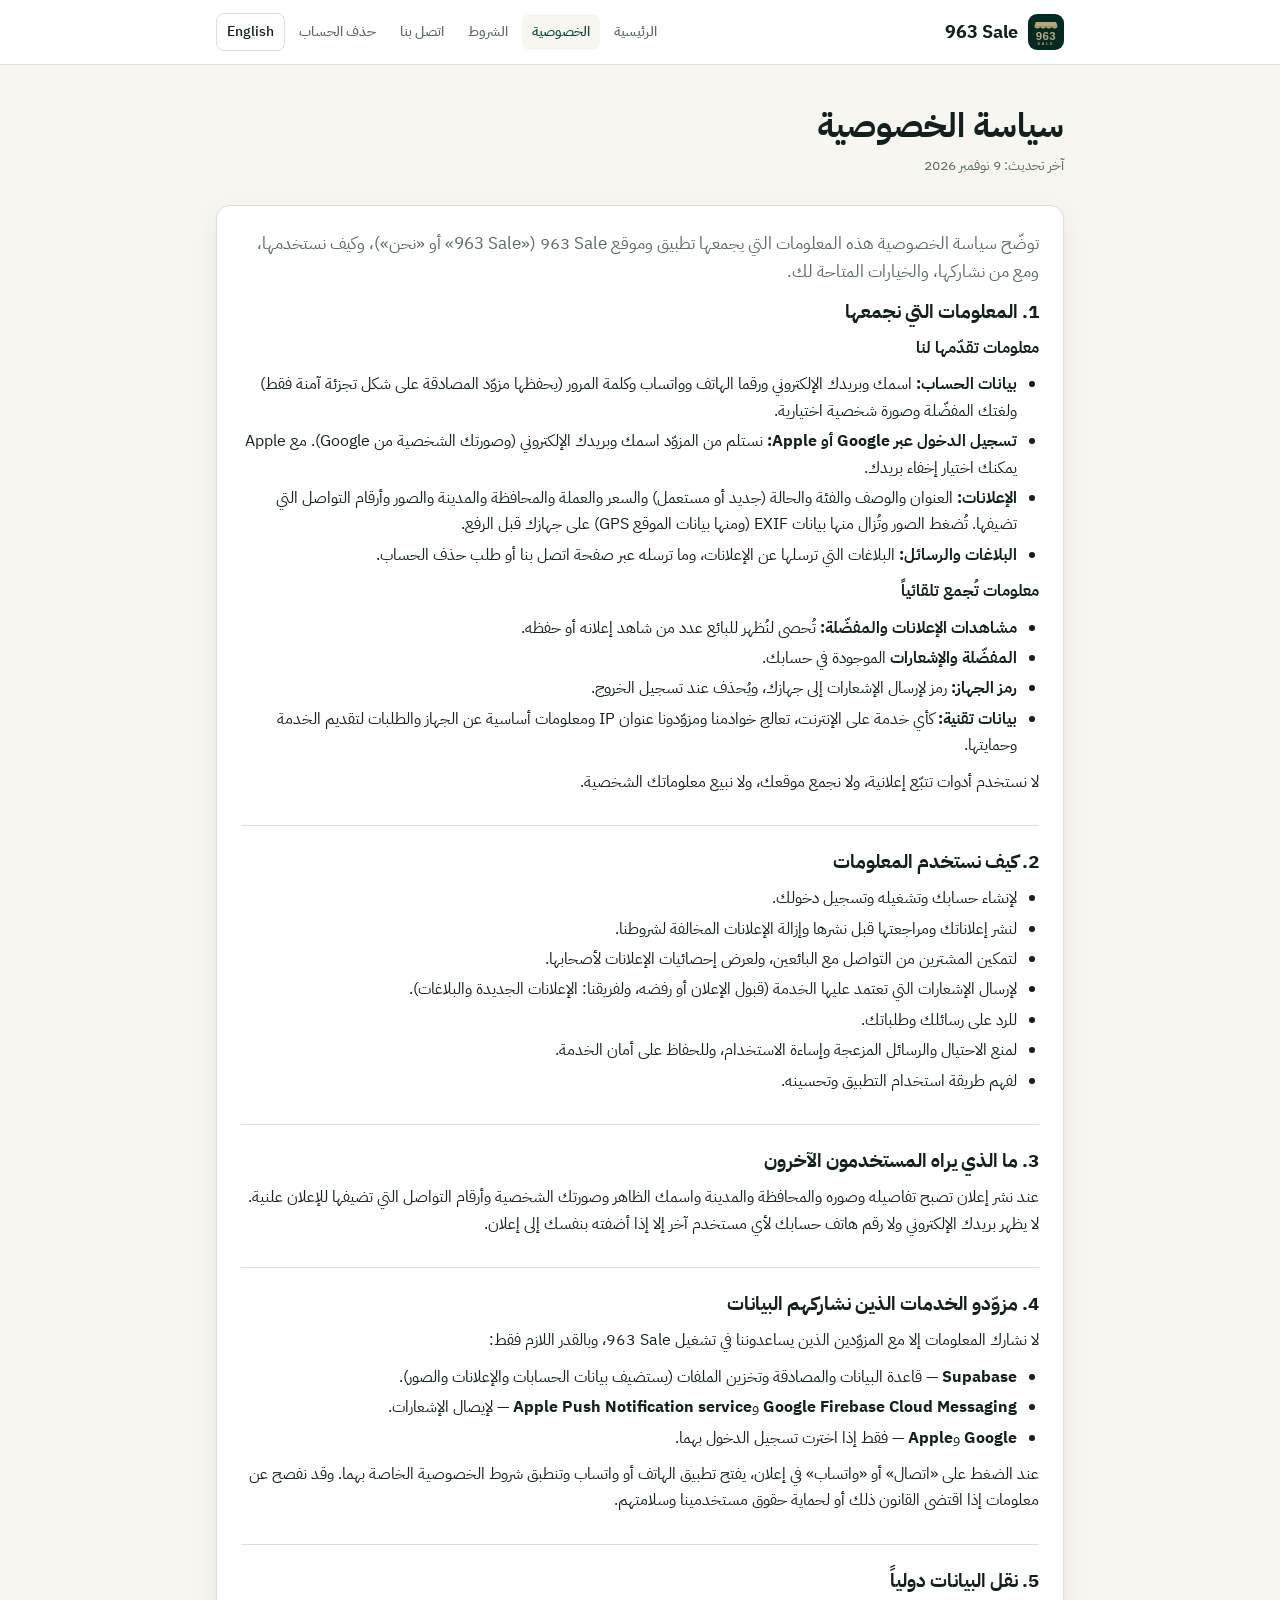
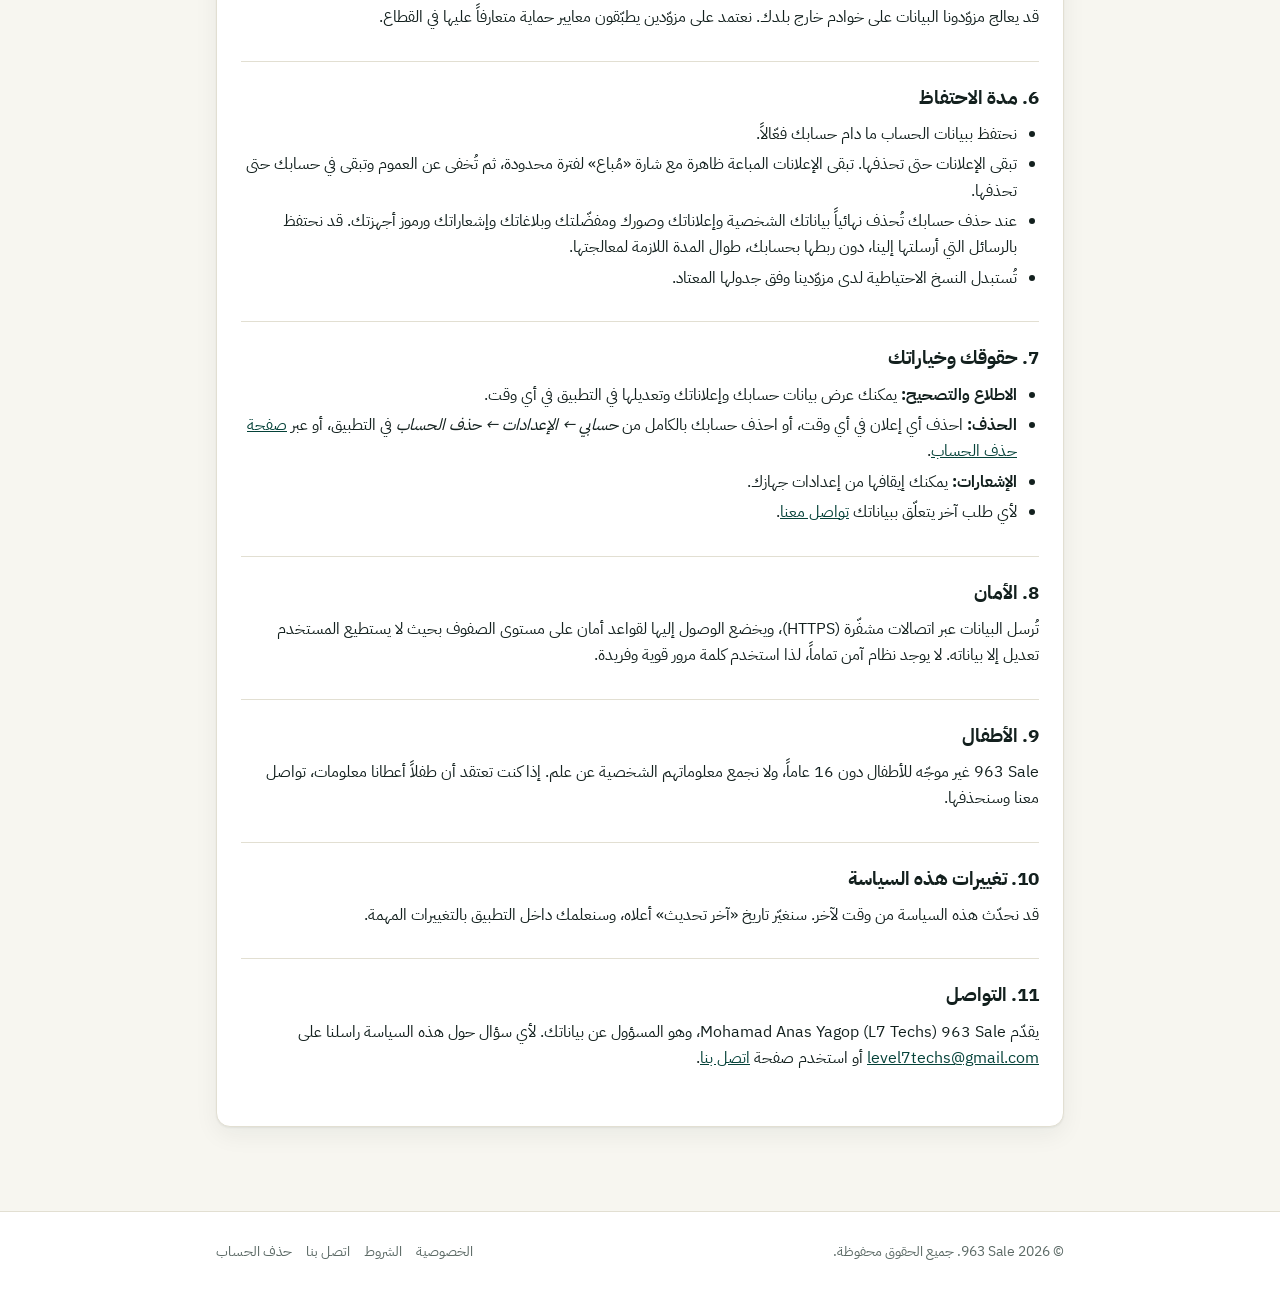
<file: ar/privacy.html>
<!doctype html>
<html lang="ar" dir="rtl">
<head>
<meta charset="utf-8">
<meta name="viewport" content="width=device-width, initial-scale=1">
<title>سياسة الخصوصية — 963 Sale</title>
<meta name="description" content="963 Sale سوق مجاني لبيع وشراء الأغراض الجديدة والمستعملة في كل أنحاء سوريا.">
<meta name="theme-color" content="#054239">
<link rel="icon" type="image/svg+xml" href="../assets/logo.svg">
<link rel="alternate" hreflang="en" href="../privacy.html">
<link rel="alternate" hreflang="ar" href="privacy.html">
<link rel="preconnect" href="https://fonts.googleapis.com">
<link rel="preconnect" href="https://fonts.gstatic.com" crossorigin>
<link href="https://fonts.googleapis.com/css2?family=IBM+Plex+Sans+Arabic:wght@400;500;600;700&family=Inter:wght@400;500;600;700&display=swap" rel="stylesheet">
<link rel="stylesheet" href="../assets/style.css">
</head>
<body>
<header class="site-header">
  <div class="wrap">
    <a class="brand" href="../ar/"><img src="../assets/logo.svg" alt="" width="36" height="36"><bdi>963 Sale</bdi></a>
    <nav class="nav" aria-label="القائمة الرئيسية"><a href="../ar/">الرئيسية</a><a href="../ar/privacy.html" aria-current="page">الخصوصية</a><a href="../ar/terms.html">الشروط</a><a href="../ar/contact.html">اتصل بنا</a><a href="../ar/delete-account.html">حذف الحساب</a><a class="lang" href="../privacy.html" hreflang="en" lang="en">English</a></nav>
  </div>
</header>
<main><div class="wrap">
<h1 class="page-title">سياسة الخصوصية</h1>
<p class="updated">آخر تحديث: 9 نوفمبر 2026</p>
<div class="card legal">
<p class="lead">توضّح سياسة الخصوصية هذه المعلومات التي يجمعها تطبيق وموقع <bdi>963 Sale</bdi> («<bdi>963 Sale</bdi>» أو «نحن»)، وكيف نستخدمها، ومع من نشاركها، والخيارات المتاحة لك.</p>
<section><h2>1. المعلومات التي نجمعها</h2><p><strong>معلومات تقدّمها لنا</strong></p><ul><li><strong>بيانات الحساب:</strong> اسمك وبريدك الإلكتروني ورقما الهاتف وواتساب وكلمة المرور (يحفظها مزوّد المصادقة على شكل تجزئة آمنة فقط) ولغتك المفضّلة وصورة شخصية اختيارية.</li><li><strong>تسجيل الدخول عبر Google أو Apple:</strong> نستلم من المزوّد اسمك وبريدك الإلكتروني (وصورتك الشخصية من Google). مع Apple يمكنك اختيار إخفاء بريدك.</li><li><strong>الإعلانات:</strong> العنوان والوصف والفئة والحالة (جديد أو مستعمل) والسعر والعملة والمحافظة والمدينة والصور وأرقام التواصل التي تضيفها. تُضغط الصور وتُزال منها بيانات EXIF (ومنها بيانات الموقع GPS) على جهازك قبل الرفع.</li><li><strong>البلاغات والرسائل:</strong> البلاغات التي ترسلها عن الإعلانات، وما ترسله عبر صفحة اتصل بنا أو طلب حذف الحساب.</li></ul><p><strong>معلومات تُجمع تلقائياً</strong></p><ul><li><strong>مشاهدات الإعلانات والمفضّلة:</strong> تُحصى لنُظهر للبائع عدد من شاهد إعلانه أو حفظه.</li><li><strong>المفضّلة والإشعارات</strong> الموجودة في حسابك.</li><li><strong>رمز الجهاز:</strong> رمز لإرسال الإشعارات إلى جهازك، ويُحذف عند تسجيل الخروج.</li><li><strong>بيانات تقنية:</strong> كأي خدمة على الإنترنت، تعالج خوادمنا ومزوّدونا عنوان IP ومعلومات أساسية عن الجهاز والطلبات لتقديم الخدمة وحمايتها.</li></ul><p>لا نستخدم أدوات تتبّع إعلانية، ولا نجمع موقعك، ولا نبيع معلوماتك الشخصية.</p></section>
<section><h2>2. كيف نستخدم المعلومات</h2><ul><li>لإنشاء حسابك وتشغيله وتسجيل دخولك.</li><li>لنشر إعلاناتك ومراجعتها قبل نشرها وإزالة الإعلانات المخالفة لشروطنا.</li><li>لتمكين المشترين من التواصل مع البائعين، ولعرض إحصائيات الإعلانات لأصحابها.</li><li>لإرسال الإشعارات التي تعتمد عليها الخدمة (قبول الإعلان أو رفضه، ولفريقنا: الإعلانات الجديدة والبلاغات).</li><li>للرد على رسائلك وطلباتك.</li><li>لمنع الاحتيال والرسائل المزعجة وإساءة الاستخدام، وللحفاظ على أمان الخدمة.</li><li>لفهم طريقة استخدام التطبيق وتحسينه.</li></ul></section>
<section><h2>3. ما الذي يراه المستخدمون الآخرون</h2><p>عند نشر إعلان تصبح تفاصيله وصوره والمحافظة والمدينة واسمك الظاهر وصورتك الشخصية وأرقام التواصل التي تضيفها للإعلان علنية. لا يظهر بريدك الإلكتروني ولا رقم هاتف حسابك لأي مستخدم آخر إلا إذا أضفته بنفسك إلى إعلان.</p></section>
<section><h2>4. مزوّدو الخدمات الذين نشاركهم البيانات</h2><p>لا نشارك المعلومات إلا مع المزوّدين الذين يساعدوننا في تشغيل <bdi>963 Sale</bdi>، وبالقدر اللازم فقط:</p><ul><li><strong>Supabase</strong> — قاعدة البيانات والمصادقة وتخزين الملفات (يستضيف بيانات الحسابات والإعلانات والصور).</li><li><strong>Google Firebase Cloud Messaging</strong> و<strong>Apple Push Notification service</strong> — لإيصال الإشعارات.</li><li><strong>Google</strong> و<strong>Apple</strong> — فقط إذا اخترت تسجيل الدخول بهما.</li></ul><p>عند الضغط على «اتصال» أو «واتساب» في إعلان، يفتح تطبيق الهاتف أو واتساب وتنطبق شروط الخصوصية الخاصة بهما. وقد نفصح عن معلومات إذا اقتضى القانون ذلك أو لحماية حقوق مستخدمينا وسلامتهم.</p></section>
<section><h2>5. نقل البيانات دولياً</h2><p>قد يعالج مزوّدونا البيانات على خوادم خارج بلدك. نعتمد على مزوّدين يطبّقون معايير حماية متعارفاً عليها في القطاع.</p></section>
<section><h2>6. مدة الاحتفاظ</h2><ul><li>نحتفظ ببيانات الحساب ما دام حسابك فعّالاً.</li><li>تبقى الإعلانات حتى تحذفها. تبقى الإعلانات المباعة ظاهرة مع شارة «مُباع» لفترة محدودة، ثم تُخفى عن العموم وتبقى في حسابك حتى تحذفها.</li><li>عند حذف حسابك تُحذف نهائياً بياناتك الشخصية وإعلاناتك وصورك ومفضّلتك وبلاغاتك وإشعاراتك ورموز أجهزتك. قد نحتفظ بالرسائل التي أرسلتها إلينا، دون ربطها بحسابك، طوال المدة اللازمة لمعالجتها.</li><li>تُستبدل النسخ الاحتياطية لدى مزوّدينا وفق جدولها المعتاد.</li></ul></section>
<section><h2>7. حقوقك وخياراتك</h2><ul><li><strong>الاطلاع والتصحيح:</strong> يمكنك عرض بيانات حسابك وإعلاناتك وتعديلها في التطبيق في أي وقت.</li><li><strong>الحذف:</strong> احذف أي إعلان في أي وقت، أو احذف حسابك بالكامل من <em>حسابي ← الإعدادات ← حذف الحساب</em> في التطبيق، أو عبر <a href="delete-account.html">صفحة حذف الحساب</a>.</li><li><strong>الإشعارات:</strong> يمكنك إيقافها من إعدادات جهازك.</li><li>لأي طلب آخر يتعلّق ببياناتك <a href="contact.html">تواصل معنا</a>.</li></ul></section>
<section><h2>8. الأمان</h2><p>تُرسل البيانات عبر اتصالات مشفّرة (HTTPS)، ويخضع الوصول إليها لقواعد أمان على مستوى الصفوف بحيث لا يستطيع المستخدم تعديل إلا بياناته. لا يوجد نظام آمن تماماً، لذا استخدم كلمة مرور قوية وفريدة.</p></section>
<section><h2>9. الأطفال</h2><p><bdi>963 Sale</bdi> غير موجّه للأطفال دون 16 عاماً، ولا نجمع معلوماتهم الشخصية عن علم. إذا كنت تعتقد أن طفلاً أعطانا معلومات، تواصل معنا وسنحذفها.</p></section>
<section><h2>10. تغييرات هذه السياسة</h2><p>قد نحدّث هذه السياسة من وقت لآخر. سنغيّر تاريخ «آخر تحديث» أعلاه، وسنعلمك داخل التطبيق بالتغييرات المهمة.</p></section>
<section><h2>11. التواصل</h2><p>يقدّم <bdi>963 Sale</bdi> <span dir="ltr">Mohamad Anas Yagop (L7 Techs)</span>، وهو المسؤول عن بياناتك. لأي سؤال حول هذه السياسة راسلنا على <a href="mailto:level7techs@gmail.com" dir="ltr">level7techs@gmail.com</a> أو استخدم صفحة <a href="contact.html">اتصل بنا</a>.</p></section>
</div>
</div></main>
<footer class="site-footer">
  <div class="wrap">
    <span>© 2026 <bdi>963 Sale</bdi>. جميع الحقوق محفوظة.</span>
    <nav><a href="../ar/privacy.html">الخصوصية</a><a href="../ar/terms.html">الشروط</a><a href="../ar/contact.html">اتصل بنا</a><a href="../ar/delete-account.html">حذف الحساب</a></nav>
  </div>
</footer>
</body>
</html>
</file>
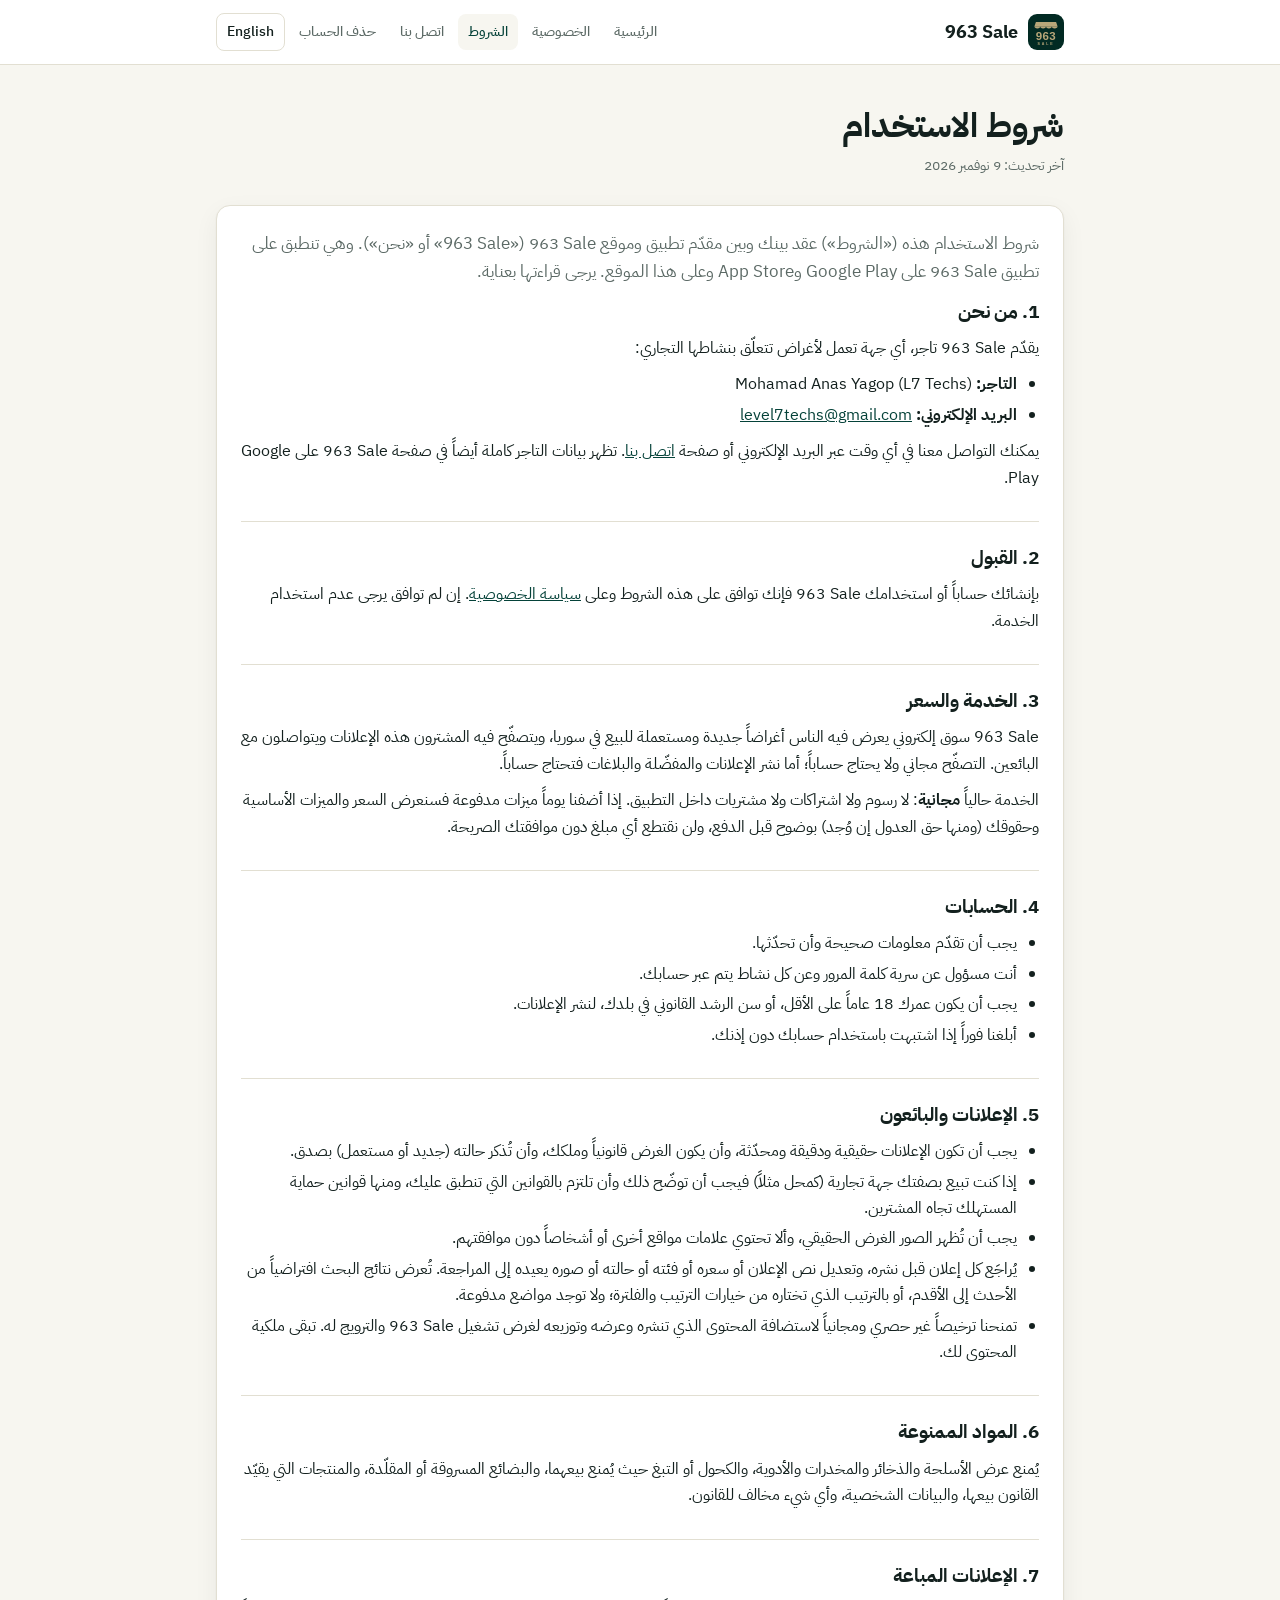
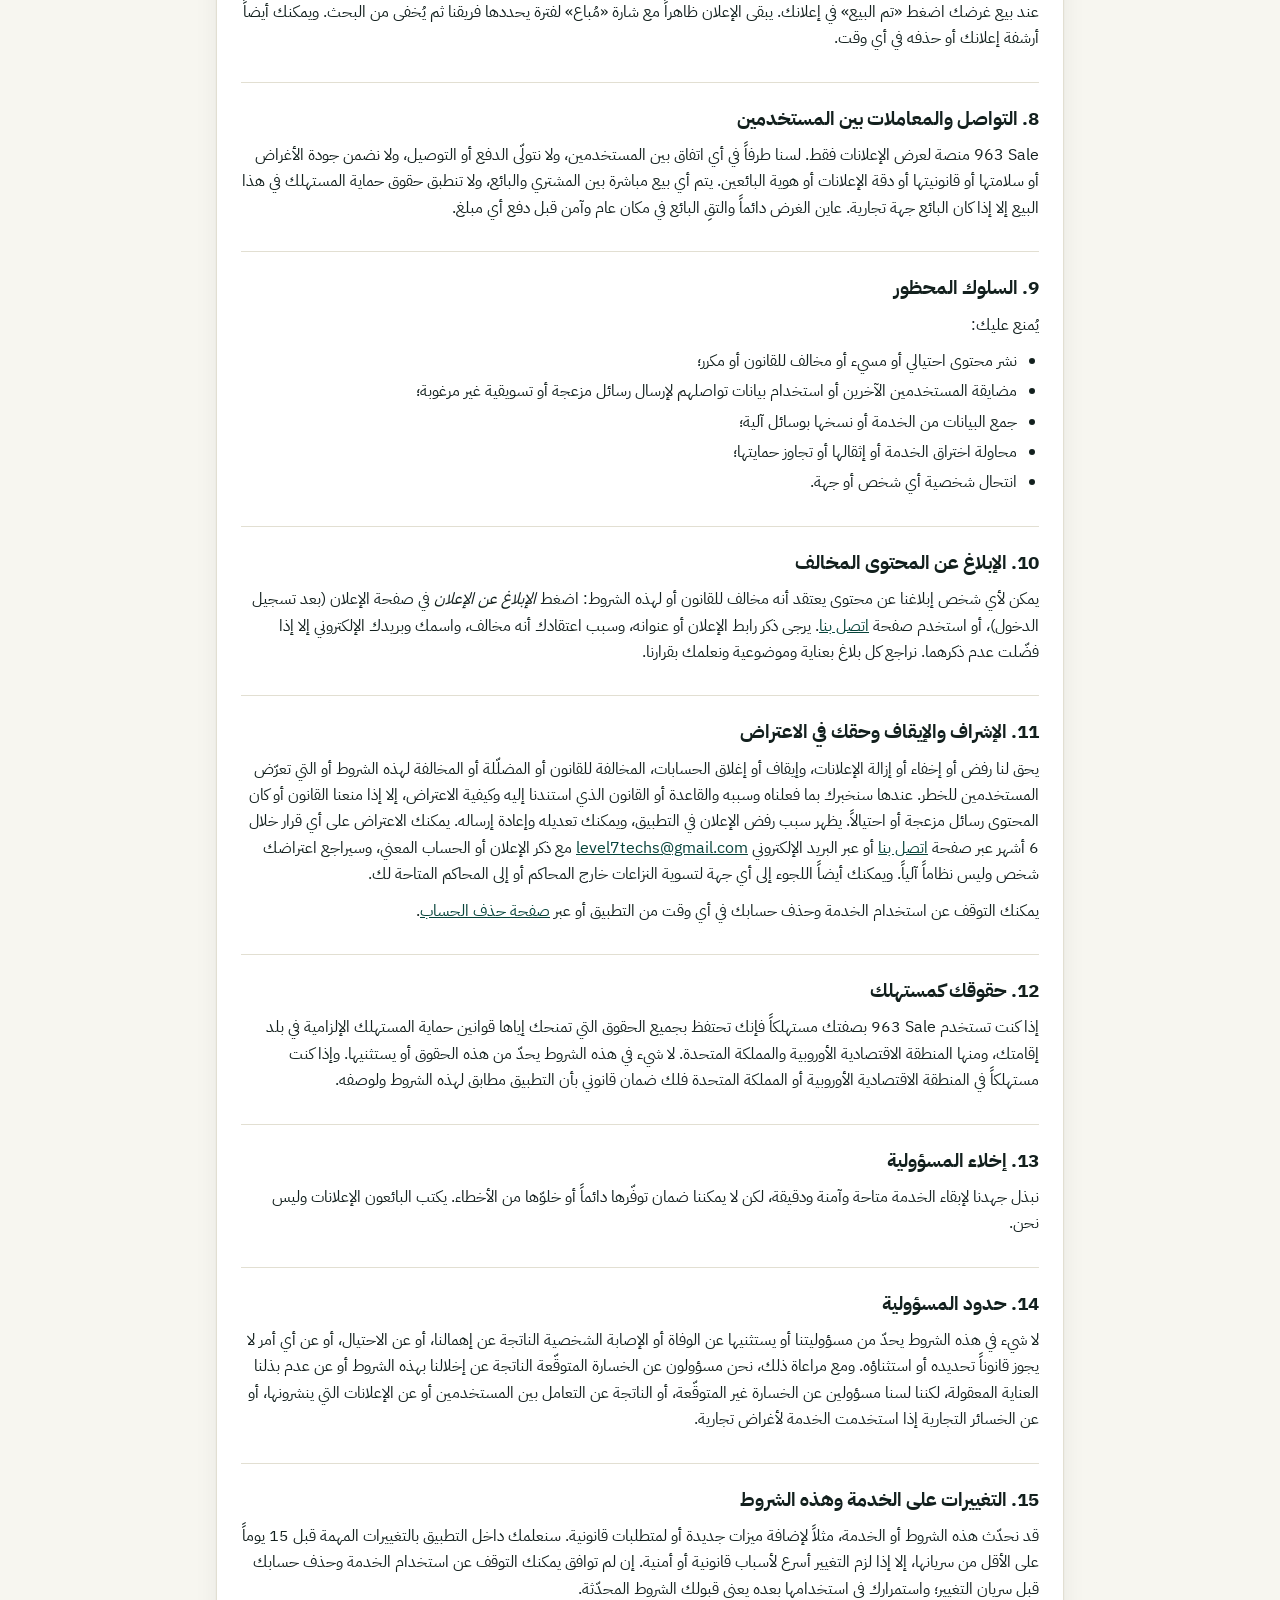
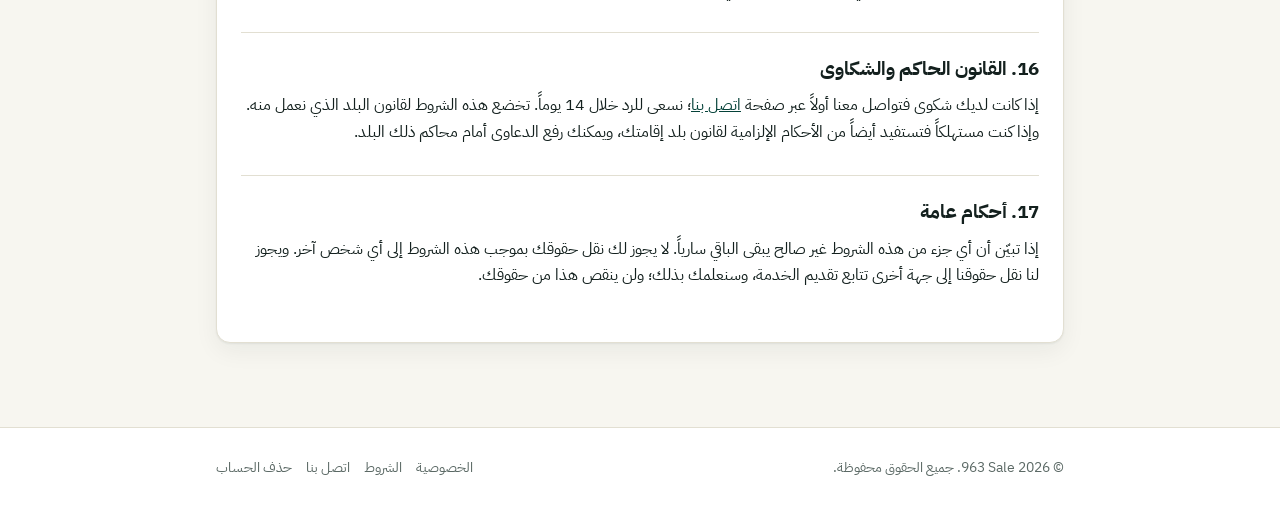
<file: ar/terms.html>
<!doctype html>
<html lang="ar" dir="rtl">
<head>
<meta charset="utf-8">
<meta name="viewport" content="width=device-width, initial-scale=1">
<title>شروط الاستخدام — 963 Sale</title>
<meta name="description" content="963 Sale سوق مجاني لبيع وشراء الأغراض الجديدة والمستعملة في كل أنحاء سوريا.">
<meta name="theme-color" content="#054239">
<link rel="icon" type="image/svg+xml" href="../assets/logo.svg">
<link rel="alternate" hreflang="en" href="../terms.html">
<link rel="alternate" hreflang="ar" href="terms.html">
<link rel="preconnect" href="https://fonts.googleapis.com">
<link rel="preconnect" href="https://fonts.gstatic.com" crossorigin>
<link href="https://fonts.googleapis.com/css2?family=IBM+Plex+Sans+Arabic:wght@400;500;600;700&family=Inter:wght@400;500;600;700&display=swap" rel="stylesheet">
<link rel="stylesheet" href="../assets/style.css">
</head>
<body>
<header class="site-header">
  <div class="wrap">
    <a class="brand" href="../ar/"><img src="../assets/logo.svg" alt="" width="36" height="36"><bdi>963 Sale</bdi></a>
    <nav class="nav" aria-label="القائمة الرئيسية"><a href="../ar/">الرئيسية</a><a href="../ar/privacy.html">الخصوصية</a><a href="../ar/terms.html" aria-current="page">الشروط</a><a href="../ar/contact.html">اتصل بنا</a><a href="../ar/delete-account.html">حذف الحساب</a><a class="lang" href="../terms.html" hreflang="en" lang="en">English</a></nav>
  </div>
</header>
<main><div class="wrap">
<h1 class="page-title">شروط الاستخدام</h1>
<p class="updated">آخر تحديث: 9 نوفمبر 2026</p>
<div class="card legal">
<p class="lead">شروط الاستخدام هذه («الشروط») عقد بينك وبين مقدّم تطبيق وموقع <bdi>963 Sale</bdi> («<bdi>963 Sale</bdi>» أو «نحن»). وهي تنطبق على تطبيق <bdi>963 Sale</bdi> على Google Play وApp Store وعلى هذا الموقع. يرجى قراءتها بعناية.</p>
<section><h2>1. من نحن</h2><p>يقدّم <bdi>963 Sale</bdi> تاجر، أي جهة تعمل لأغراض تتعلّق بنشاطها التجاري:</p><ul><li><strong>التاجر:</strong> <span dir="ltr">Mohamad Anas Yagop (L7 Techs)</span></li><li><strong>البريد الإلكتروني:</strong> <a href="mailto:level7techs@gmail.com" dir="ltr">level7techs@gmail.com</a></li></ul><p>يمكنك التواصل معنا في أي وقت عبر البريد الإلكتروني أو صفحة <a href="contact.html">اتصل بنا</a>. تظهر بيانات التاجر كاملة أيضاً في صفحة <bdi>963 Sale</bdi> على Google Play.</p></section>
<section><h2>2. القبول</h2><p>بإنشائك حساباً أو استخدامك <bdi>963 Sale</bdi> فإنك توافق على هذه الشروط وعلى <a href="privacy.html">سياسة الخصوصية</a>. إن لم توافق يرجى عدم استخدام الخدمة.</p></section>
<section><h2>3. الخدمة والسعر</h2><p><bdi>963 Sale</bdi> سوق إلكتروني يعرض فيه الناس أغراضاً جديدة ومستعملة للبيع في سوريا، ويتصفّح فيه المشترون هذه الإعلانات ويتواصلون مع البائعين. التصفّح مجاني ولا يحتاج حساباً؛ أما نشر الإعلانات والمفضّلة والبلاغات فتحتاج حساباً.</p><p>الخدمة حالياً <strong>مجانية</strong>: لا رسوم ولا اشتراكات ولا مشتريات داخل التطبيق. إذا أضفنا يوماً ميزات مدفوعة فسنعرض السعر والميزات الأساسية وحقوقك (ومنها حق العدول إن وُجد) بوضوح قبل الدفع، ولن نقتطع أي مبلغ دون موافقتك الصريحة.</p></section>
<section><h2>4. الحسابات</h2><ul><li>يجب أن تقدّم معلومات صحيحة وأن تحدّثها.</li><li>أنت مسؤول عن سرية كلمة المرور وعن كل نشاط يتم عبر حسابك.</li><li>يجب أن يكون عمرك 18 عاماً على الأقل، أو سن الرشد القانوني في بلدك، لنشر الإعلانات.</li><li>أبلغنا فوراً إذا اشتبهت باستخدام حسابك دون إذنك.</li></ul></section>
<section><h2>5. الإعلانات والبائعون</h2><ul><li>يجب أن تكون الإعلانات حقيقية ودقيقة ومحدّثة، وأن يكون الغرض قانونياً وملكك، وأن تُذكر حالته (جديد أو مستعمل) بصدق.</li><li>إذا كنت تبيع بصفتك جهة تجارية (كمحل مثلاً) فيجب أن توضّح ذلك وأن تلتزم بالقوانين التي تنطبق عليك، ومنها قوانين حماية المستهلك تجاه المشترين.</li><li>يجب أن تُظهر الصور الغرض الحقيقي، وألا تحتوي علامات مواقع أخرى أو أشخاصاً دون موافقتهم.</li><li>يُراجَع كل إعلان قبل نشره، وتعديل نص الإعلان أو سعره أو فئته أو حالته أو صوره يعيده إلى المراجعة. تُعرض نتائج البحث افتراضياً من الأحدث إلى الأقدم، أو بالترتيب الذي تختاره من خيارات الترتيب والفلترة؛ ولا توجد مواضع مدفوعة.</li><li>تمنحنا ترخيصاً غير حصري ومجانياً لاستضافة المحتوى الذي تنشره وعرضه وتوزيعه لغرض تشغيل <bdi>963 Sale</bdi> والترويج له. تبقى ملكية المحتوى لك.</li></ul></section>
<section><h2>6. المواد الممنوعة</h2><p>يُمنع عرض الأسلحة والذخائر والمخدرات والأدوية، والكحول أو التبغ حيث يُمنع بيعهما، والبضائع المسروقة أو المقلّدة، والمنتجات التي يقيّد القانون بيعها، والبيانات الشخصية، وأي شيء مخالف للقانون.</p></section>
<section><h2>7. الإعلانات المباعة</h2><p>عند بيع غرضك اضغط «تم البيع» في إعلانك. يبقى الإعلان ظاهراً مع شارة «مُباع» لفترة يحددها فريقنا ثم يُخفى من البحث. ويمكنك أيضاً أرشفة إعلانك أو حذفه في أي وقت.</p></section>
<section><h2>8. التواصل والمعاملات بين المستخدمين</h2><p><bdi>963 Sale</bdi> منصة لعرض الإعلانات فقط. لسنا طرفاً في أي اتفاق بين المستخدمين، ولا نتولّى الدفع أو التوصيل، ولا نضمن جودة الأغراض أو سلامتها أو قانونيتها أو دقة الإعلانات أو هوية البائعين. يتم أي بيع مباشرة بين المشتري والبائع، ولا تنطبق حقوق حماية المستهلك في هذا البيع إلا إذا كان البائع جهة تجارية. عاين الغرض دائماً والتقِ البائع في مكان عام وآمن قبل دفع أي مبلغ.</p></section>
<section><h2>9. السلوك المحظور</h2><p>يُمنع عليك:</p><ul><li>نشر محتوى احتيالي أو مسيء أو مخالف للقانون أو مكرر؛</li><li>مضايقة المستخدمين الآخرين أو استخدام بيانات تواصلهم لإرسال رسائل مزعجة أو تسويقية غير مرغوبة؛</li><li>جمع البيانات من الخدمة أو نسخها بوسائل آلية؛</li><li>محاولة اختراق الخدمة أو إثقالها أو تجاوز حمايتها؛</li><li>انتحال شخصية أي شخص أو جهة.</li></ul></section>
<section><h2>10. الإبلاغ عن المحتوى المخالف</h2><p>يمكن لأي شخص إبلاغنا عن محتوى يعتقد أنه مخالف للقانون أو لهذه الشروط: اضغط <em>الإبلاغ عن الإعلان</em> في صفحة الإعلان (بعد تسجيل الدخول)، أو استخدم صفحة <a href="contact.html">اتصل بنا</a>. يرجى ذكر رابط الإعلان أو عنوانه، وسبب اعتقادك أنه مخالف، واسمك وبريدك الإلكتروني إلا إذا فضّلت عدم ذكرهما. نراجع كل بلاغ بعناية وموضوعية ونعلمك بقرارنا.</p></section>
<section><h2>11. الإشراف والإيقاف وحقك في الاعتراض</h2><p>يحق لنا رفض أو إخفاء أو إزالة الإعلانات، وإيقاف أو إغلاق الحسابات، المخالفة للقانون أو المضلّلة أو المخالفة لهذه الشروط أو التي تعرّض المستخدمين للخطر. عندها سنخبرك بما فعلناه وسببه والقاعدة أو القانون الذي استندنا إليه وكيفية الاعتراض، إلا إذا منعنا القانون أو كان المحتوى رسائل مزعجة أو احتيالاً. يظهر سبب رفض الإعلان في التطبيق، ويمكنك تعديله وإعادة إرساله. يمكنك الاعتراض على أي قرار خلال 6 أشهر عبر صفحة <a href="contact.html">اتصل بنا</a> أو عبر البريد الإلكتروني <a href="mailto:level7techs@gmail.com" dir="ltr">level7techs@gmail.com</a> مع ذكر الإعلان أو الحساب المعني، وسيراجع اعتراضك شخص وليس نظاماً آلياً. ويمكنك أيضاً اللجوء إلى أي جهة لتسوية النزاعات خارج المحاكم أو إلى المحاكم المتاحة لك.</p><p>يمكنك التوقف عن استخدام الخدمة وحذف حسابك في أي وقت من التطبيق أو عبر <a href="delete-account.html">صفحة حذف الحساب</a>.</p></section>
<section><h2>12. حقوقك كمستهلك</h2><p>إذا كنت تستخدم <bdi>963 Sale</bdi> بصفتك مستهلكاً فإنك تحتفظ بجميع الحقوق التي تمنحك إياها قوانين حماية المستهلك الإلزامية في بلد إقامتك، ومنها المنطقة الاقتصادية الأوروبية والمملكة المتحدة. لا شيء في هذه الشروط يحدّ من هذه الحقوق أو يستثنيها. وإذا كنت مستهلكاً في المنطقة الاقتصادية الأوروبية أو المملكة المتحدة فلك ضمان قانوني بأن التطبيق مطابق لهذه الشروط ولوصفه.</p></section>
<section><h2>13. إخلاء المسؤولية</h2><p>نبذل جهدنا لإبقاء الخدمة متاحة وآمنة ودقيقة، لكن لا يمكننا ضمان توفّرها دائماً أو خلوّها من الأخطاء. يكتب البائعون الإعلانات وليس نحن.</p></section>
<section><h2>14. حدود المسؤولية</h2><p>لا شيء في هذه الشروط يحدّ من مسؤوليتنا أو يستثنيها عن الوفاة أو الإصابة الشخصية الناتجة عن إهمالنا، أو عن الاحتيال، أو عن أي أمر لا يجوز قانوناً تحديده أو استثناؤه. ومع مراعاة ذلك، نحن مسؤولون عن الخسارة المتوقّعة الناتجة عن إخلالنا بهذه الشروط أو عن عدم بذلنا العناية المعقولة، لكننا لسنا مسؤولين عن الخسارة غير المتوقّعة، أو الناتجة عن التعامل بين المستخدمين أو عن الإعلانات التي ينشرونها، أو عن الخسائر التجارية إذا استخدمت الخدمة لأغراض تجارية.</p></section>
<section><h2>15. التغييرات على الخدمة وهذه الشروط</h2><p>قد نحدّث هذه الشروط أو الخدمة، مثلاً لإضافة ميزات جديدة أو لمتطلبات قانونية. سنعلمك داخل التطبيق بالتغييرات المهمة قبل 15 يوماً على الأقل من سريانها، إلا إذا لزم التغيير أسرع لأسباب قانونية أو أمنية. إن لم توافق يمكنك التوقف عن استخدام الخدمة وحذف حسابك قبل سريان التغيير؛ واستمرارك في استخدامها بعده يعني قبولك الشروط المحدّثة.</p></section>
<section><h2>16. القانون الحاكم والشكاوى</h2><p>إذا كانت لديك شكوى فتواصل معنا أولاً عبر صفحة <a href="contact.html">اتصل بنا</a>؛ نسعى للرد خلال 14 يوماً. تخضع هذه الشروط لقانون البلد الذي نعمل منه. وإذا كنت مستهلكاً فتستفيد أيضاً من الأحكام الإلزامية لقانون بلد إقامتك، ويمكنك رفع الدعاوى أمام محاكم ذلك البلد.</p></section>
<section><h2>17. أحكام عامة</h2><p>إذا تبيّن أن أي جزء من هذه الشروط غير صالح يبقى الباقي سارياً. لا يجوز لك نقل حقوقك بموجب هذه الشروط إلى أي شخص آخر. ويجوز لنا نقل حقوقنا إلى جهة أخرى تتابع تقديم الخدمة، وسنعلمك بذلك؛ ولن ينقص هذا من حقوقك.</p></section>
</div>
</div></main>
<footer class="site-footer">
  <div class="wrap">
    <span>© 2026 <bdi>963 Sale</bdi>. جميع الحقوق محفوظة.</span>
    <nav><a href="../ar/privacy.html">الخصوصية</a><a href="../ar/terms.html">الشروط</a><a href="../ar/contact.html">اتصل بنا</a><a href="../ar/delete-account.html">حذف الحساب</a></nav>
  </div>
</footer>
</body>
</html>
</file>
<file: assets/style.css>
/* 963 Sale website — Forest & Golden Wheat palette (matches the app). */
:root {
  --forest-900: #002623;
  --forest-700: #054239;
  --forest-500: #428177;
  --wheat-100: #edebe0;
  --wheat-500: #b9a779;
  --wheat-700: #988561;

  --bg: #f7f6f0;
  --surface: #ffffff;
  --text: #13201e;
  --muted: #5b6965;
  --border: #e2dfd2;
  --primary: var(--forest-700);
  --on-primary: #ffffff;
  --accent: var(--wheat-700);
  --danger: #b3261e;
  --danger-bg: #fbeceb;
  --ok: #1e6b4f;
  --ok-bg: #e5f3ec;
  --radius: 14px;
  --shadow: 0 1px 2px rgba(0, 38, 35, .06), 0 8px 24px rgba(0, 38, 35, .06);
  color-scheme: light;
}

@media (prefers-color-scheme: dark) {
  :root {
    --bg: #0b1715;
    --surface: #12211f;
    --text: #e9ece8;
    --muted: #9aaba6;
    --border: #22332f;
    --primary: #6fb3a7;
    --on-primary: #002623;
    --accent: var(--wheat-500);
    --danger: #f2b8b5;
    --danger-bg: #3a1a18;
    --ok: #9fd8bf;
    --ok-bg: #12302a;
    --shadow: none;
    color-scheme: dark;
  }
}

* { box-sizing: border-box; }
html { -webkit-text-size-adjust: 100%; }
body {
  margin: 0;
  background: var(--bg);
  color: var(--text);
  font-family: "Inter", "IBM Plex Sans Arabic", system-ui, -apple-system, "Segoe UI", Roboto, sans-serif;
  line-height: 1.65;
  font-size: 16px;
}
html[lang="ar"] body { font-family: "IBM Plex Sans Arabic", "Inter", system-ui, sans-serif; }

a { color: var(--primary); }
a:hover { text-decoration-thickness: 2px; }
img { max-width: 100%; display: block; }

.wrap { max-width: 880px; margin: 0 auto; padding: 0 16px; }

/* ── Header ── */
.site-header {
  background: var(--surface);
  border-bottom: 1px solid var(--border);
  position: sticky; top: 0; z-index: 10;
}
.site-header .wrap {
  display: flex; align-items: center; gap: 16px; min-height: 64px; flex-wrap: wrap;
}
.brand { display: flex; align-items: center; gap: 10px; text-decoration: none; color: var(--text); font-weight: 700; font-size: 18px; }
.brand img { width: 36px; height: 36px; border-radius: 9px; }
.nav { display: flex; gap: 4px; margin-inline-start: auto; flex-wrap: wrap; align-items: center; }
.nav a {
  text-decoration: none; color: var(--muted); padding: 6px 10px; border-radius: 8px; font-size: 14px; font-weight: 500;
}
.nav a:hover { background: var(--bg); color: var(--text); }
.nav a[aria-current="page"] { color: var(--primary); background: var(--bg); }
.nav .lang { border: 1px solid var(--border); color: var(--text); }

/* ── Hero ── */
.hero {
  background: linear-gradient(160deg, var(--forest-900), var(--forest-700) 60%, var(--forest-500));
  color: #fff; padding: 64px 0 72px;
}
.hero .wrap { display: flex; gap: 32px; align-items: center; flex-wrap: wrap; }
.hero img { width: 120px; height: 120px; border-radius: 28px; box-shadow: 0 12px 32px rgba(0,0,0,.3); }
.hero h1 { font-size: clamp(30px, 6vw, 44px); line-height: 1.2; margin: 0 0 12px; }
.hero p { margin: 0; color: var(--wheat-100); font-size: 18px; max-width: 520px; }
.hero .tag { color: var(--wheat-500); font-weight: 600; letter-spacing: .02em; margin-bottom: 8px; }

/* ── Content ── */
main { padding: 40px 0 64px; }
.page-title { font-size: clamp(26px, 5vw, 34px); line-height: 1.25; margin: 0 0 6px; }
.updated { color: var(--muted); font-size: 14px; margin: 0 0 28px; }
.lead { font-size: 17px; color: var(--muted); margin: 0 0 28px; }

.card {
  background: var(--surface); border: 1px solid var(--border); border-radius: var(--radius);
  padding: 24px; box-shadow: var(--shadow); margin-bottom: 20px;
}
.card h2 { font-size: 19px; margin: 0 0 8px; }
.card h3 { font-size: 16px; margin: 18px 0 6px; }
.card p, .card ul, .card ol { margin: 0 0 10px; }
.card ul, .card ol { padding-inline-start: 22px; }
.card li { margin-bottom: 4px; }
.card > :last-child { margin-bottom: 0; }

.legal section { padding: 20px 0; border-top: 1px solid var(--border); }
.legal section:first-of-type { border-top: 0; padding-top: 0; }
.legal h2 { font-size: 19px; margin: 0 0 8px; }
.legal p, .legal ul { margin: 0 0 10px; }
.legal ul { padding-inline-start: 22px; }

.grid { display: grid; grid-template-columns: repeat(auto-fit, minmax(230px, 1fr)); gap: 16px; }
.feature { padding: 20px; }
.feature .icon {
  width: 40px; height: 40px; border-radius: 10px; display: grid; place-items: center;
  background: var(--wheat-100); color: var(--forest-700); font-size: 20px; margin-bottom: 10px;
}
@media (prefers-color-scheme: dark) { .feature .icon { background: #1f3530; color: var(--wheat-500); } }
.feature h3 { margin: 0 0 4px; font-size: 16px; }
.feature p { margin: 0; color: var(--muted); font-size: 15px; }

.section-title { font-size: 22px; margin: 40px 0 16px; }
.links-list { display: grid; gap: 10px; grid-template-columns: repeat(auto-fit, minmax(200px, 1fr)); }
.links-list a {
  display: block; padding: 16px 18px; background: var(--surface); border: 1px solid var(--border);
  border-radius: 12px; text-decoration: none; color: var(--text); font-weight: 600;
}
.links-list a:hover { border-color: var(--primary); }
.links-list a span { display: block; color: var(--muted); font-weight: 400; font-size: 14px; }

.warning {
  background: var(--danger-bg); color: var(--danger); border-radius: 12px; padding: 14px 16px;
  font-weight: 500; margin-bottom: 16px;
}
.steps { counter-reset: s; list-style: none; padding: 0 !important; }
.steps li { counter-increment: s; position: relative; padding-inline-start: 40px; margin-bottom: 12px; }
.steps li::before {
  content: counter(s); position: absolute; inset-inline-start: 0; top: 0;
  width: 28px; height: 28px; border-radius: 50%; background: var(--primary); color: var(--on-primary);
  display: grid; place-items: center; font-weight: 700; font-size: 14px;
}

/* ── Forms ── */
form { display: grid; gap: 16px; }
.row { display: grid; gap: 16px; grid-template-columns: repeat(auto-fit, minmax(220px, 1fr)); }
label { display: grid; gap: 6px; font-weight: 600; font-size: 14px; }
label .hint { font-weight: 400; color: var(--muted); }
input, select, textarea {
  font: inherit; color: var(--text); background: var(--bg); border: 1px solid var(--border);
  border-radius: 10px; padding: 11px 12px; width: 100%;
}
input:focus, select:focus, textarea:focus { outline: 2px solid var(--primary); outline-offset: 1px; border-color: transparent; }
textarea { min-height: 140px; resize: vertical; }
.check { display: flex; gap: 10px; align-items: flex-start; font-weight: 500; }
.check input { width: 18px; height: 18px; margin-top: 3px; flex: none; }
.hp { position: absolute; left: -9999px; width: 1px; height: 1px; overflow: hidden; }
button {
  font: inherit; font-weight: 600; border: 0; border-radius: 10px; padding: 12px 22px; cursor: pointer;
  background: var(--primary); color: var(--on-primary); justify-self: start;
}
button.danger { background: var(--danger); color: #fff; }
@media (prefers-color-scheme: dark) { button.danger { color: #2a0d0b; } }
button:disabled { opacity: .55; cursor: not-allowed; }
.status { border-radius: 10px; padding: 12px 14px; display: none; }
.status.ok { display: block; background: var(--ok-bg); color: var(--ok); }
.status.err { display: block; background: var(--danger-bg); color: var(--danger); }

.email-link { font-size: 20px; font-weight: 600; word-break: break-all; }

/* ── Footer ── */
.site-footer { border-top: 1px solid var(--border); background: var(--surface); padding: 28px 0; font-size: 14px; color: var(--muted); }
.site-footer .wrap { display: flex; gap: 16px; flex-wrap: wrap; justify-content: space-between; align-items: center; }
.site-footer nav { display: flex; gap: 14px; flex-wrap: wrap; }
.site-footer a { color: var(--muted); text-decoration: none; }
.site-footer a:hover { color: var(--primary); }

@media (max-width: 640px) {
  .site-header { position: static; }
  .site-header .wrap { padding-top: 10px; padding-bottom: 10px; }
  .nav { margin-inline-start: 0; width: 100%; }
  .hero { padding: 44px 0 52px; }
  .hero img { width: 88px; height: 88px; border-radius: 22px; }
  .card { padding: 18px; }
  button { width: 100%; }
}
</file>
